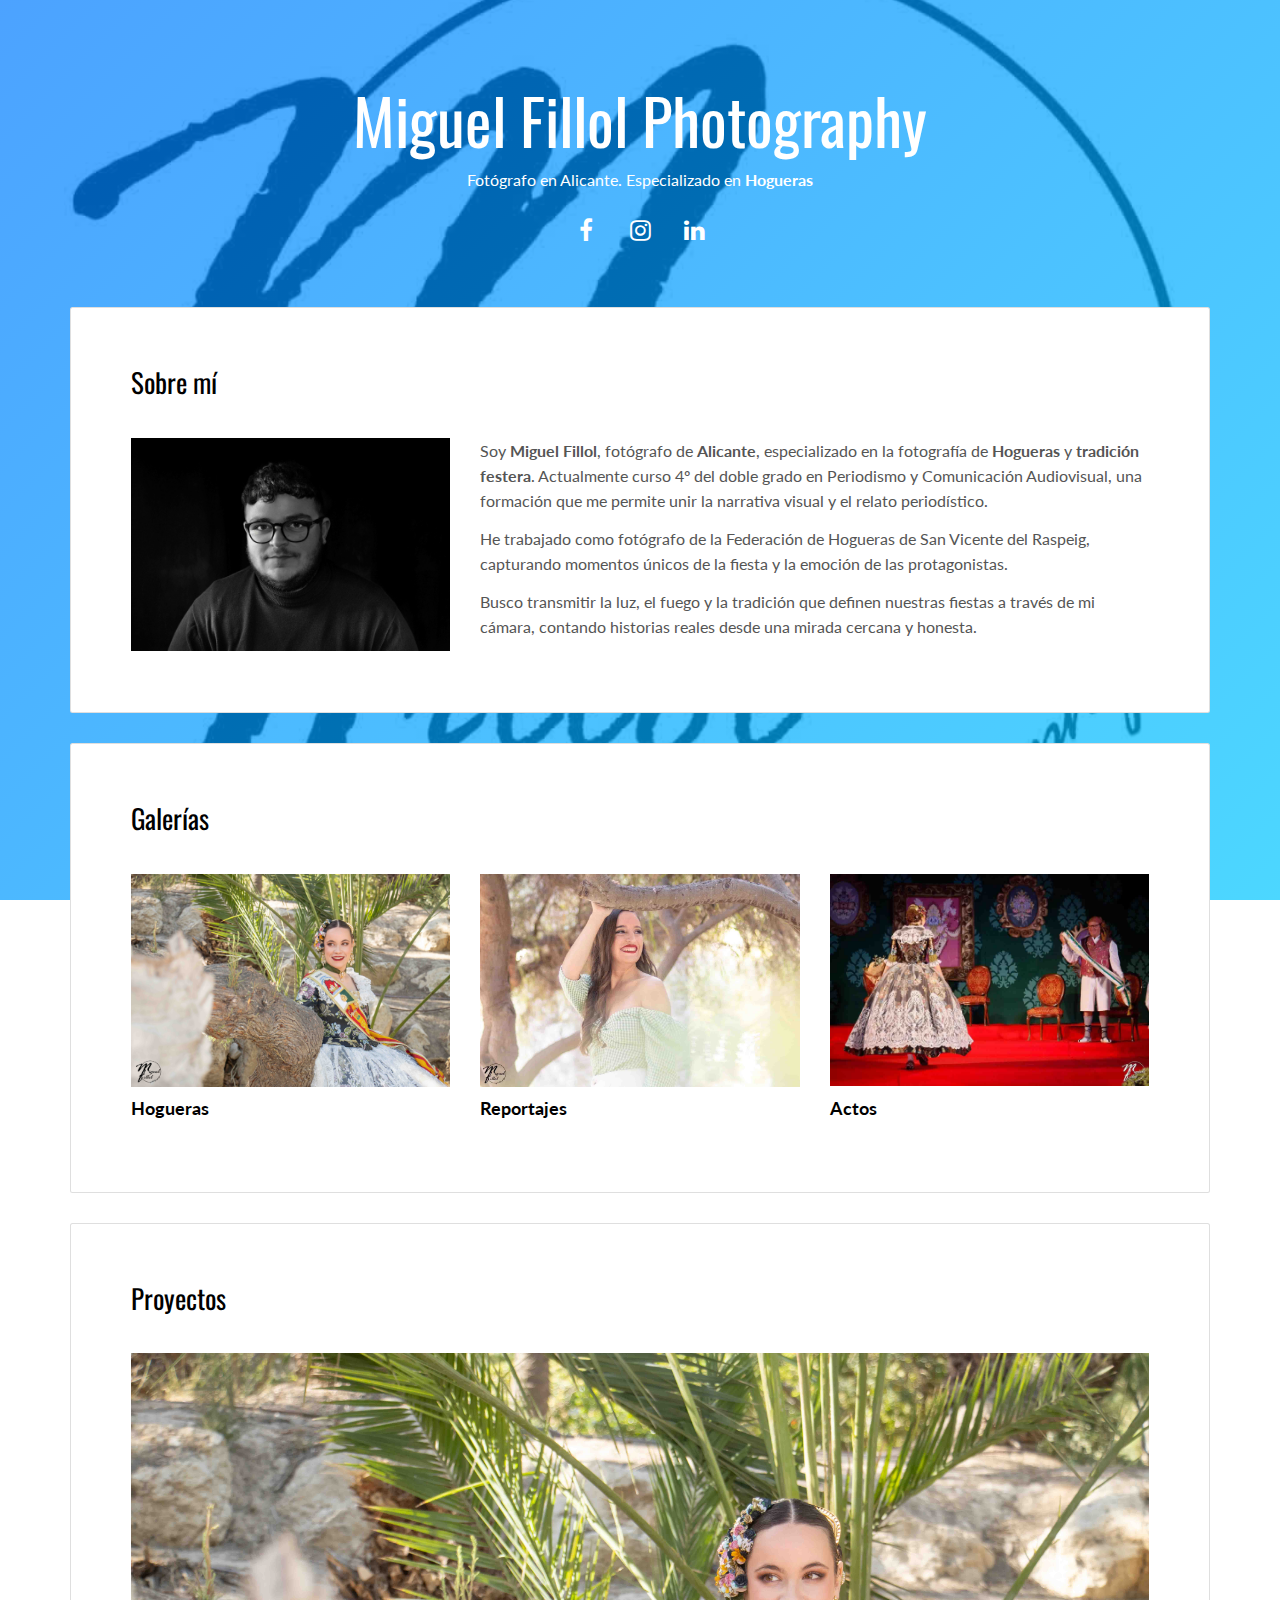
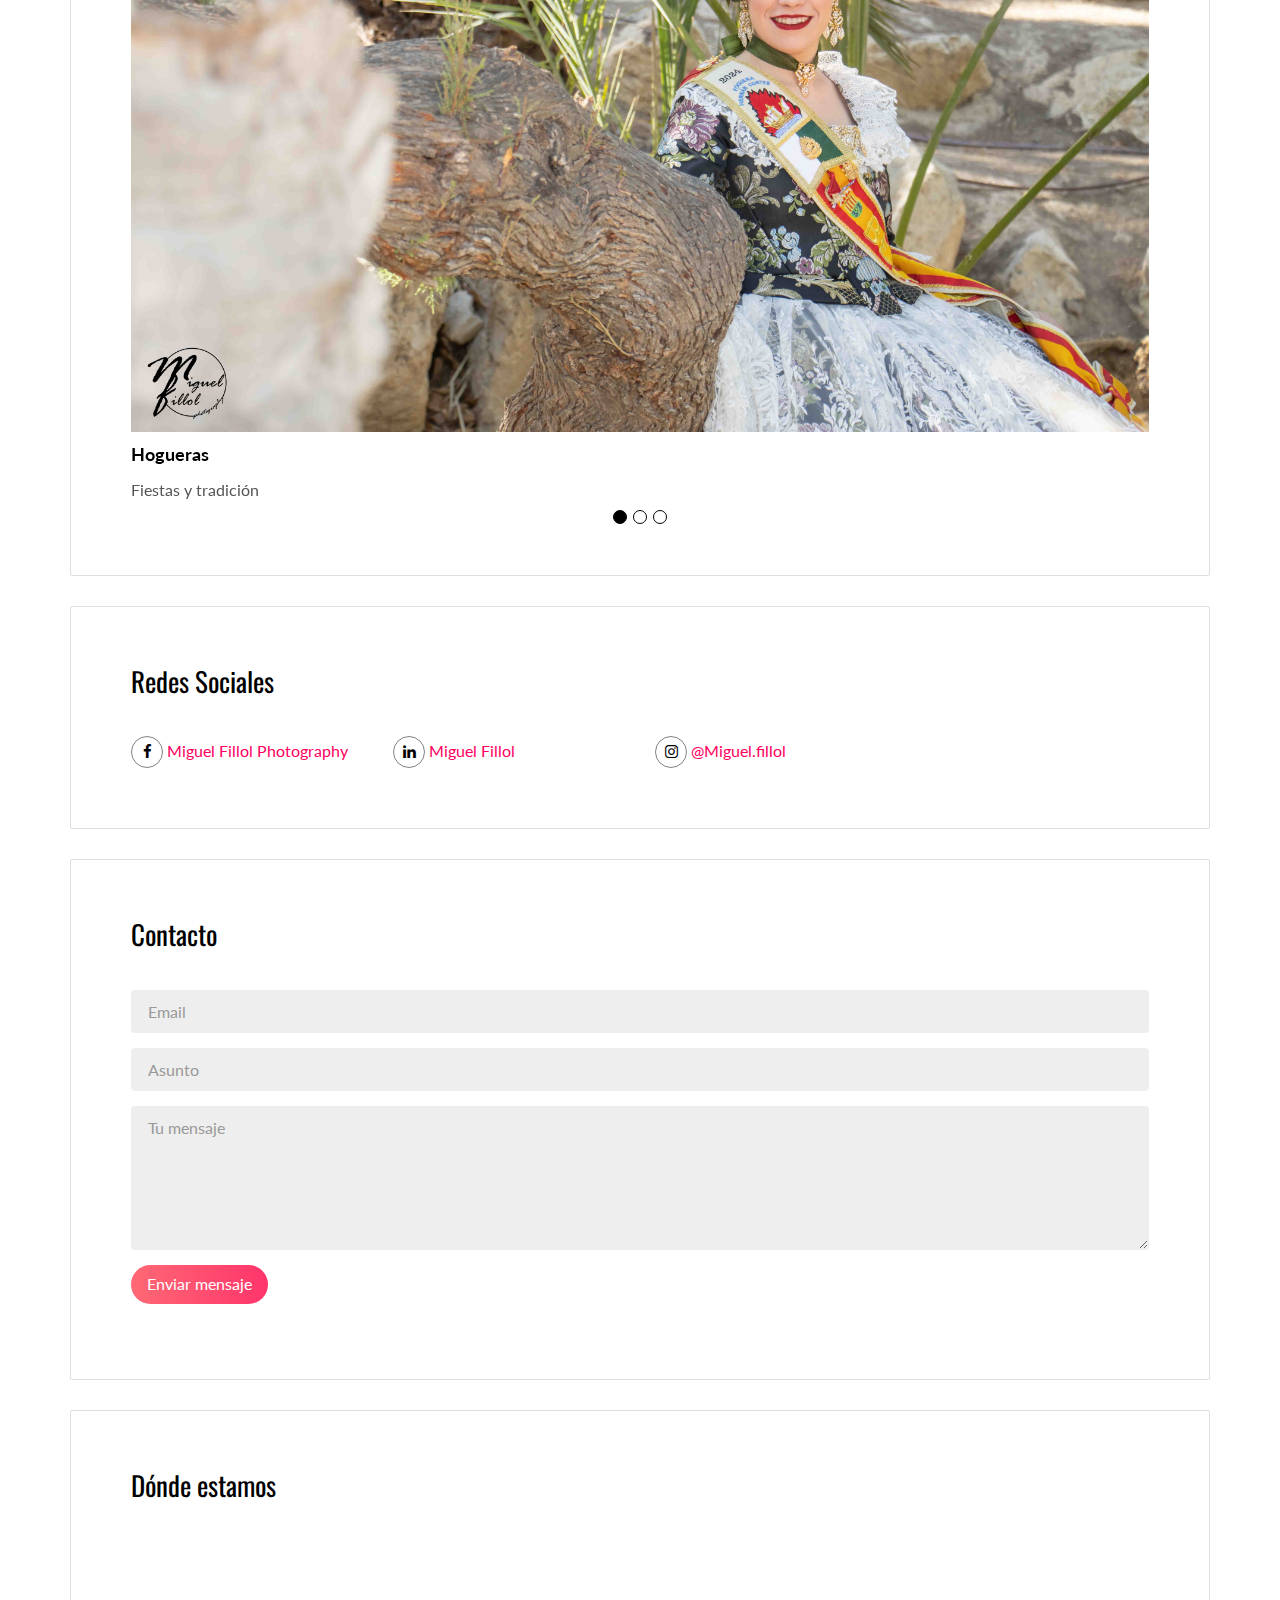
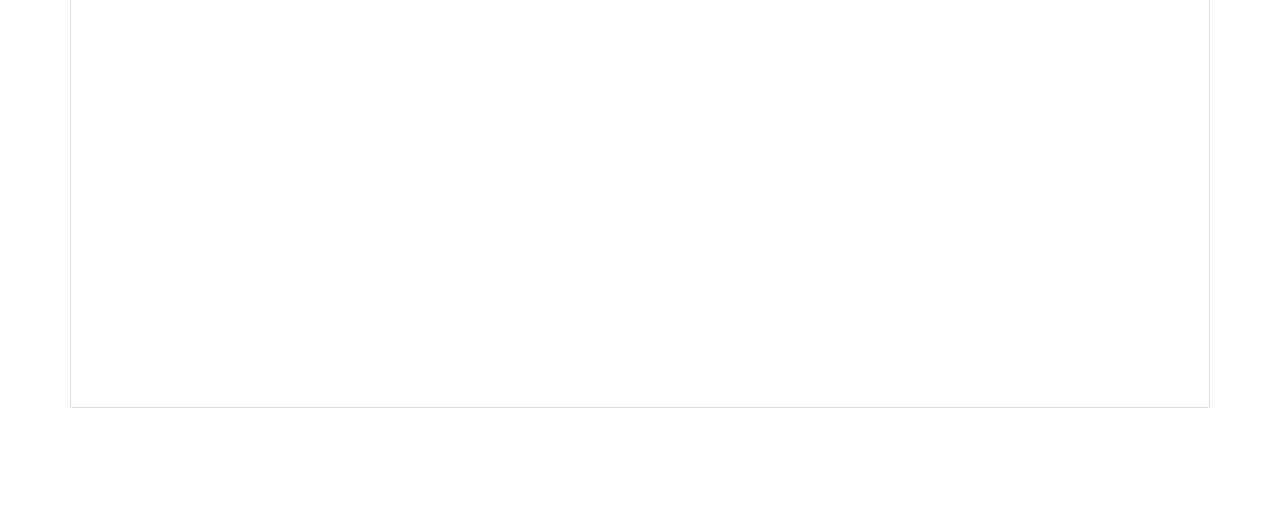
<file: index.html>
<!DOCTYPE html>
<html lang="es">

<head>
  <meta charset="UTF-8">
  <meta content="IE=edge" http-equiv="X-UA-Compatible">
  <meta content="width=device-width,initial-scale=1" name="viewport">
  
  <!-- SEO: Meta description -->
  <meta name="description" content="Miguel Fillol Photography: Fotógrafo en Alicante especializado en Hogueras, tradición festera y reportajes fotográficos. Descubre galerías y proyectos visuales únicos.">
  
  <meta name="google" content="notranslate">
  <meta content="Miguel Fillol Photography" name="author">
  <meta name="msapplication-tap-highlight" content="no">

  <!-- Favicon -->
  <link rel="apple-touch-icon" sizes="180x180" href="./assets/apple-icon-180x180.png">
  <link href="./assets/images/Logo.jpg" rel="icon" type="image/x-icon">

  <title>Miguel Fillol Photography</title>

  <link href="./main.d8e0d294.css" rel="stylesheet">

  <!-- Google Analytics -->
  <script async src="https://www.googletagmanager.com/gtag/js?id=G-VP4MGVJ46V"></script>
  <script>
    window.dataLayer = window.dataLayer || [];
    function gtag() { dataLayer.push(arguments); }
    gtag('js', new Date());
    gtag('config', 'G-VP4MGVJ46V');
  </script>
</head>

<body>

  <div class="background-color-layer" style="background-image: url('assets/images/img-01.jpg')"></div>

  <main class="content-wrapper">

    <!-- Header -->
    <header class="white-text-container section-container">
      <div class="text-center">
        <h1>Miguel Fillol Photography</h1>
        <p>Fotógrafo en Alicante. Especializado en <strong>Hogueras</strong> </p>

        <!-- Redes sociales -->
        <p>
          <a class="fa-icon fa-icon-2x" href="https://www.facebook.com/miguelfillolphotography/" target="_blank" title="Facebook" rel="noopener">
            <i class="fa fa-facebook"></i>
          </a>
          <a class="fa-icon fa-icon-2x" href="https://www.instagram.com/miguel.fillol/" target="_blank" title="Instagram" rel="noopener">
            <i class="fa fa-instagram"></i>
          </a>
          <a class="fa-icon fa-icon-2x" href="https://es.linkedin.com/in/miguel-fillol-893392323" target="_blank" title="LinkedIn" rel="noopener">
            <i class="fa fa-linkedin"></i>
          </a>
        </p>
      </div>

      <style>
        html,
        body {
          height: 100%;
          margin: 0;
          background: linear-gradient(135deg, rgba(0,123,255,0.7) 0%, rgba(0,198,255,0.7) 100%), url('./assets/images/Logo.jpg');
          background-size: cover;
          background-position: center;
          background-repeat: no-repeat;
          background-attachment: fixed;
        }

        .background-color-layer {
          background: linear-gradient(135deg, rgba(0,123,255,0.7) 0%, rgba(0,198,255,0.7) 100%), url('assets/images/Logo.jpg');
          background-size: cover;
          background-position: center;
          height: 400px;
        }
      </style>
    </header>

    <div class="container">

      <!-- Sobre mí -->
      <div class="card">
        <div class="card-block">
          <h2>Sobre mí</h2>
          <div class="row">
            <div class="col-md-4">
              <img src="./assets/images/img-01.jpg" class="img-responsive" alt="Miguel Fillol, fotógrafo en Alicante especializado en Hogueras y tradición festera">
            </div>
            <div class="col-md-8">
              <p>Soy <strong>Miguel Fillol</strong>, fotógrafo de <strong>Alicante</strong>, especializado en la fotografía de <strong>Hogueras</strong> y <strong>tradición festera</strong>. Actualmente curso 4º del doble grado en Periodismo y Comunicación Audiovisual, una formación que me permite unir la narrativa visual y el relato periodístico.</p>
              <p>He trabajado como fotógrafo de la Federación de Hogueras de San Vicente del Raspeig, capturando momentos únicos de la fiesta y la emoción de las protagonistas.</p>
              <p>Busco transmitir la luz, el fuego y la tradición que definen nuestras fiestas a través de mi cámara, contando historias reales desde una mirada cercana y honesta.</p>
            </div>
          </div>
        </div>
      </div>

      <!-- Galerías -->
      <div class="card">
        <div class="card-block">
          <h2>Galerías</h2>
          <div class="row">
            <div class="col-md-4">
              <a href="hogueras.html" target="_blank">
                <img src="./assets/images/2.jpg" class="img-responsive" alt="Galería de Hogueras en Alicante">
                <h3 class="h5">Hogueras</h3>
              </a>
            </div>
            <div class="col-md-4">
              <a href="Reportajes.html" target="_blank">
                <img src="./assets/images/Reportajes/14.jpg" class="img-responsive" alt="Reportajes fotográficos de Miguel Fillol">
                <h3 class="h5">Reportajes</h3>
              </a>
            </div>
            <div class="col-md-4">
              <a href="Actos.html" target="_blank">
                <img src="./assets/images/Actos/7.jpg" class="img-responsive" alt="Galería de actos y eventos">
                <h3 class="h5">Actos</h3>
              </a>
            </div>
          </div>
        </div>
      </div>

      <!-- Proyectos -->
      <div class="card">
        <div class="card-block">
          <h2>Proyectos</h2>
          <div id="carousel-example-generic" class="carousel slide" data-ride="carousel">

            <!-- Slides -->
            <div class="carousel-inner" role="listbox">
              <div class="item active">
                <a href="hogueras.html">
                  <img src="./assets/images/2.jpg" class="img-responsive" alt="Proyectos de Hogueras">
                  <div class="carousel-caption">
                    <h3 class="h5">Hogueras</h3>
                    <p>Fiestas y tradición</p>
                  </div>
                </a>
              </div>
              <div class="item">
                <a href="Reportajes.html">
                  <img src="./assets/images/Reportajes/14.jpg" class="img-responsive" alt="Proyectos de reportajes fotográficos">
                  <div class="carousel-caption">
                    <h3 class="h5">Reportajes</h3>
                    <p>Historias en imágenes</p>
                  </div>
                </a>
              </div>
              <div class="item">
                <a href="Actos.html">
                  <img src="./assets/images/Actos/7.jpg" class="img-responsive" alt="Proyectos de actos y eventos">
                  <div class="carousel-caption">
                    <h3 class="h5">Actos</h3>
                    <p>Eventos y momentos especiales</p>
                  </div>
                </a>
              </div>
            </div>

            <!-- Indicators -->
            <ol class="carousel-indicators">
              <li data-target="#carousel-example-generic" data-slide-to="0" class="active"></li>
              <li data-target="#carousel-example-generic" data-slide-to="1"></li>
              <li data-target="#carousel-example-generic" data-slide-to="2"></li>
            </ol>

          </div>
        </div>
      </div>

      <!-- Redes Sociales -->
      <div class="card">
        <div class="card-block">
          <h2>Redes Sociales</h2>
          <div class="row">
            <div class="col-md-3">
              <a href="https://www.facebook.com/miguelfillolphotography/" target="_blank" title="Facebook" rel="noopener">
                <span class="social-round-icon fa-icon"><i class="fa fa-facebook"></i></span>
                Miguel Fillol Photography
              </a>
            </div>
            <div class="col-md-3">
              <a href="https://es.linkedin.com/in/miguel-fillol-893392323" target="_blank" title="LinkedIn" rel="noopener">
                <span class="social-round-icon fa-icon"><i class="fa fa-linkedin"></i></span>
                Miguel Fillol
              </a>
            </div>
            <div class="col-md-3">
              <a href="https://www.instagram.com/miguel.fillol/" target="_blank" title="Instagram" rel="noopener">
                <span class="social-round-icon fa-icon"><i class="fa fa-instagram"></i></span>
                @Miguel.fillol
              </a>
            </div>
          </div>
        </div>
      </div>

      <!-- Contacto -->
      <div class="card">
        <div class="card-block">
          <h2>Contacto</h2>
          <form action="https://formsubmit.co/miguelfillol@gmail.com" method="POST">
            <input type="hidden" name="_captcha" value="false">
            <div class="form-group">
              <input type="email" class="form-control" name="email" placeholder="Email" required>
            </div>
            <div class="form-group">
              <input type="text" class="form-control" name="subject" placeholder="Asunto" required>
            </div>
            <div class="form-group">
              <textarea class="form-control" name="message" rows="5" placeholder="Tu mensaje" required></textarea>
            </div>
            <div class="form-group">
              <button type="submit" class="btn btn-primary">Enviar mensaje</button>
            </div>
          </form>
        </div>
      </div>

      <!-- Dónde estamos -->
      <div class="card">
        <div class="card-block">
          <h2>Dónde estamos</h2>
          <iframe src="https://www.google.com/maps/embed?pb=!1m14!1m8!1m3!1d3125.232630149932!2d-0.4253744!3d38.4360953!3m2!1i1024!2i768!4f13.1!3m3!1m2!1s0xd623b006d33d6df%3A0x3676b382c3128135!2sMiguel%20Fillol%20Photography!5e0!3m2!1ses!2ses!4v1765963194949!5m2!1ses!2ses" width="100%" height="400" style="border:0;" allowfullscreen="" loading="lazy" referrerpolicy="no-referrer-when-downgrade"></iframe>
        </div>
      </div>

    </div>
  </main>

  <!-- Footer -->
  <footer class="footer-container white-text-container text-center">
    <div class="container">
      <p>©Todos los derechos reservados. Miguel Fillol Photography</p>
    </div>
  </footer>

  <script type="text/javascript" src="./main.bc58148c.js"></script>
</body>

</html>
</file>
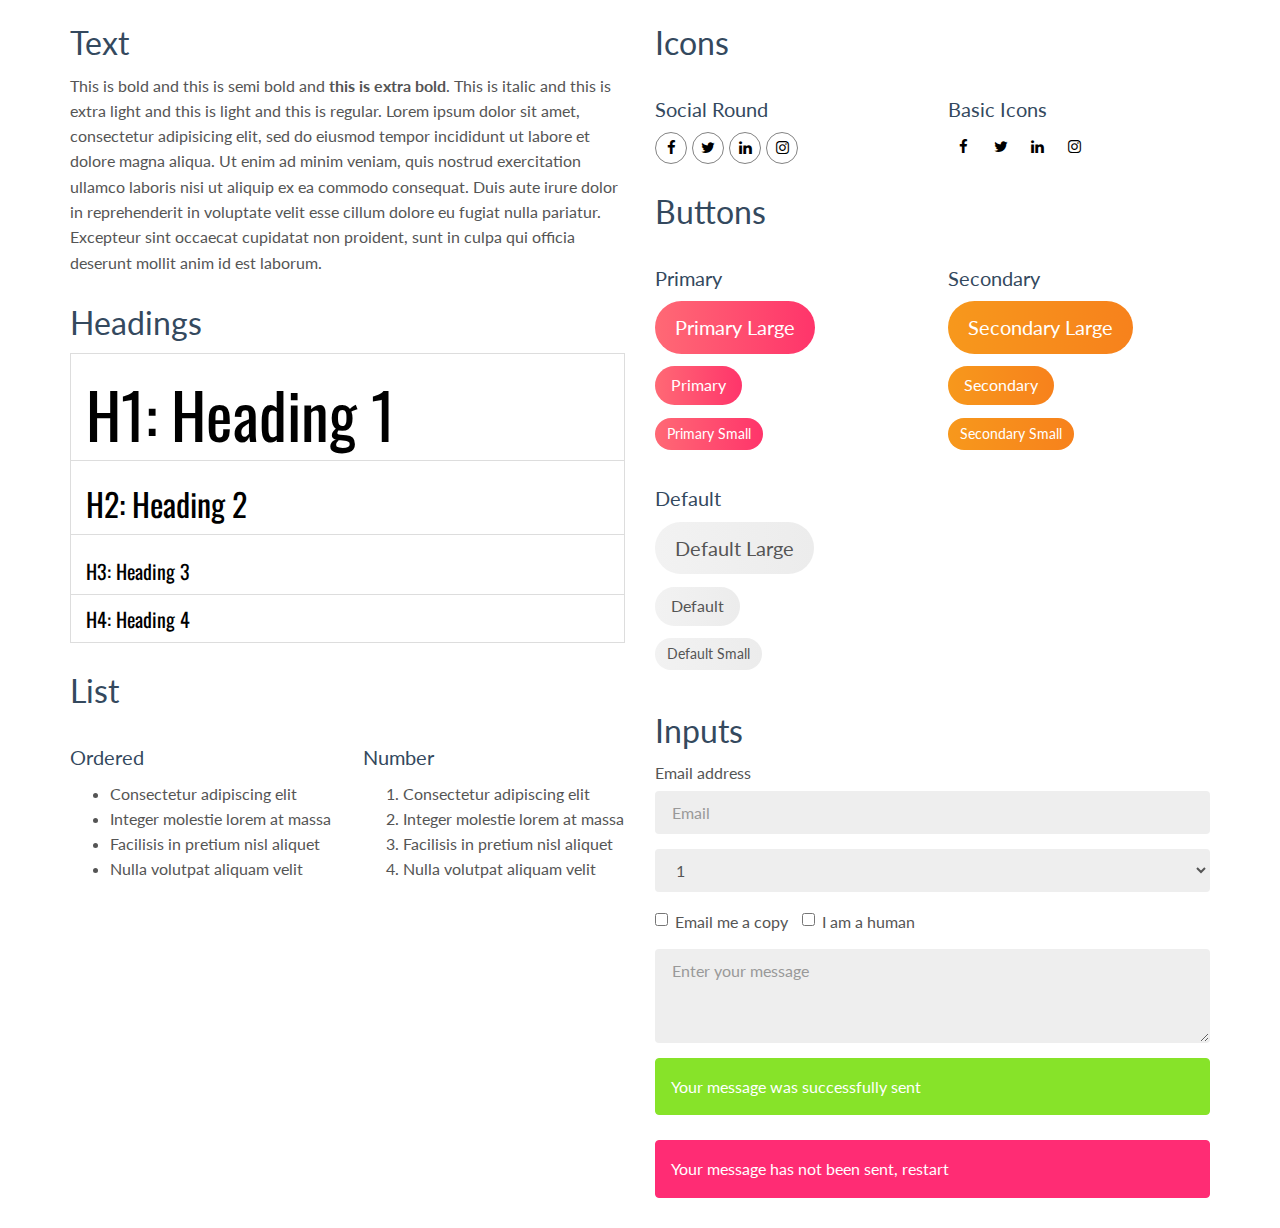
<file: components.html>
<!DOCTYPE html>
<html lang="en">

<head>
  <meta charset="UTF-8">
  <meta content="IE=edge" http-equiv="X-UA-Compatible">
  <meta content="width=device-width,initial-scale=1" name="viewport">
  <meta content="description" name="description">
  <meta name="google" content="notranslate" />
  <meta content="Mashup templates have been developped by Orson.io team" name="author">

  <!-- Disable tap highlight on IE -->
  <meta name="msapplication-tap-highlight" content="no">
  
  <link rel="apple-touch-icon" sizes="180x180" href="./assets/apple-icon-180x180.png">
  <link href="./assets/favicon.ico" rel="icon">

  <title>Title page</title>  

<link href="./main.d8e0d294.css" rel="stylesheet"></head>

<body class="white">


<!-- Add your site or app content here -->
  <div class="container">
    <div class="row">
      <div class="col-xs-12 col-md-6">

        <div class="template-example">
          <h2 class="template-title-example">Text</h2>
          <p>This is bold and this is semi bold and <b>this is extra bold</b>. This is italic and this is extra light and this is light
          and this is regular. Lorem ipsum dolor sit amet, consectetur adipisicing elit, sed do eiusmod
          tempor incididunt ut labore et dolore magna aliqua. Ut enim ad minim veniam,
          quis nostrud exercitation ullamco laboris nisi ut aliquip ex ea commodo
          consequat. Duis aute irure dolor in reprehenderit in voluptate velit esse
          cillum dolore eu fugiat nulla pariatur. Excepteur sint occaecat cupidatat non
          proident, sunt in culpa qui officia deserunt mollit anim id est laborum.
          </p>
        </div>

        <div class="template-example">
          <h2 class="template-title-example">Headings</h2>
          
          <table class="table table-bordered">
            <tr><td><h1>H1: Heading 1</h1></td></tr>
            <tr><td><h2>H2: Heading 2</h2></td></tr>
            <tr><td><h3>H3: Heading 3</h3></td></tr>
            <tr><td><h4>H4: Heading 4</h4></td></tr>
          </table>
          
        </div>

        
        <div class="template-example">
          <h2 class="template-title-example">List</h2>
          <div class="row">
            <div class="col-md-6">
              <h3 class="template-title-example">Ordered</h3>
              <ul>
                <li>Consectetur adipiscing elit</li>
                <li>Integer molestie lorem at massa</li>
                <li>Facilisis in pretium nisl aliquet</li>
                <li>Nulla volutpat aliquam velit</li>
              </ul>
            </div>
            <div class="col-md-6">
              <h3 class="template-title-example">Number</h3>
              <ol>
                <li>Consectetur adipiscing elit</li>
                <li>Integer molestie lorem at massa</li>
                <li>Facilisis in pretium nisl aliquet</li>
                <li>Nulla volutpat aliquam velit</li>
              </ol>
            </div>
          </div>
        </div>
        
      </div>

      <div class="col-xs-12 col-md-6">
        <div class="template-example">
          <h2 class="template-title-example">Icons</h2>
          
          <div class="row">
            <div class="col-md-6">
              <h3 class="template-title-example">Social Round</h2>
              <ul class="list-icons">
                <li>
                  <a href="" class="social-round-icon fa-icon">
                    <i class="fa fa-facebook"></i>
                  </a>
                </li>
                <li>
                  <a href="" class="social-round-icon fa-icon">
                    <i class="fa fa-twitter"></i>
                  </a>
                </li>
                <li>
                  <a href="" class="social-round-icon fa-icon">
                    <i class="fa fa-linkedin"></i>
                  </a>
                </li>
                <li>
                  <a href="" class="social-round-icon fa-icon">
                    <i class="fa fa-instagram"></i>
                  </a>
                </li>
              </ul>
            </div>
            <div class="col-md-6">
               <h3 class="template-title-example">Basic Icons</h2>
                <ul class="list-icons">
                  <li>
                    <span class="fa-icon">
                      <i class="fa fa-facebook"></i>
                    </span>
                  </li>
                  <li>
                    <span class="fa-icon">
                      <i class="fa fa-twitter"></i>
                    </span>
                  </li>
                  <li>
                    <span class="fa-icon">
                      <i class="fa fa-linkedin"></i>
                    </span>
                  </li>
                  <li>
                    <span class="fa-icon">
                      <i class="fa fa-instagram"></i>
                    </span>
                  </li>
                </ul>
            </div>

          </div>


          


        </div>

        <div class="template-example">
          <h2 class="template-title-example">Buttons</h2>
          <div class="row">
            <div class="col-md-6">
              <h3 class="template-title-example">Primary</h2>
              <div class="row">
                  <div class="col-md-6">
                  <p><a href="" class="btn btn-primary btn-lg">Primary Large</a></p>
                  <p><a href="" class="btn btn-primary">Primary </a></p>
                  <p><a href="" class="btn btn-primary btn-sm">Primary Small</a></p>
                </div>
              </div>

              <h3 class="template-title-example">Default</h2>
              <div class="row">
                  <div class="col-md-6">
                  <p><a href="" class="btn btn-default btn-lg">Default Large</a></p>
                  <p><a href="" class="btn btn-default">Default </a></p>
                  <p><a href="" class="btn btn-default btn-sm">Default Small</a></p>
                </div>
              </div>

            </div>

            <div class="col-md-6">
              <h3 class="template-title-example">Secondary</h2>
              <div class="row">
                  <div class="col-md-6">
                  <p><a href="" class="btn btn-info btn-lg">Secondary Large</a></p>
                  <p><a href="" class="btn btn-info">Secondary </a></p>
                  <p><a href="" class="btn btn-info btn-sm">Secondary Small</a></p>
                </div>
              </div>
            </div>
          </div>
        </div>
        
        <div class="template-example">
          <h2 class="template-title-example">Inputs</h2>

            <div class="form-group">
              <label for="exampleInputEmail1">Email address</label>
              <input type="email" class="form-control" id="exampleInputEmail1" placeholder="Email">
            </div>

            <div class="form-group">
              <select class="form-control">
                <option>1</option>
                <option>2</option>
                <option>3</option>
                <option>4</option>
                <option>5</option>
              </select>
            </div>

            <div class="form-group">
              <label class="checkbox-inline">
                <input 
                type="checkbox" id="inlineCheckbox1" value="option1"> Email me a copy
              </label>
              <label class="checkbox-inline">
                <input type="checkbox" id="inlineCheckbox2" value="option2"> I am a human
              </label>
            </div>

            <div class="form-group">
              <textarea class="form-control" rows="3" placeholder="Enter your message"></textarea>
            </div>
            
            <div class="alert alert-success" role="alert">Your message was successfully sent</div>
            <div class="alert alert-danger" role="alert">Your message has not been sent, restart</div>
        </div>




      </div>
    </div>
  </div>

<script type="text/javascript" src="./main.bc58148c.js"></script>
</file>
<file: main.d8e0d294.css>
@import url(https://fonts.googleapis.com/css?family=Lato:400,700|Oswald);@import url(https://maxcdn.bootstrapcdn.com/font-awesome/4.7.0/css/font-awesome.min.css);/*!
 * Bootstrap v3.3.7 (http://getbootstrap.com)
 * Copyright 2011-2016 Twitter, Inc.
 * Licensed under MIT (https://github.com/twbs/bootstrap/blob/master/LICENSE)
 */
/*! normalize.css v3.0.3 | MIT License | github.com/necolas/normalize.css */html{font-family:sans-serif;-ms-text-size-adjust:100%;-webkit-text-size-adjust:100%}body{margin:0}article,aside,details,figcaption,figure,footer,header,hgroup,main,menu,nav,section,summary{display:block}audio,canvas,progress,video{display:inline-block;vertical-align:baseline}audio:not([controls]){display:none;height:0}[hidden],template{display:none}a{background-color:transparent}a:active,a:hover{outline:0}abbr[title]{border-bottom:1px dotted}b,strong{font-weight:700}dfn{font-style:italic}h1{font-size:2em;margin:.67em 0}mark{background:#ff0;color:#000}small{font-size:80%}sub,sup{font-size:75%;line-height:0;position:relative;vertical-align:baseline}sup{top:-.5em}sub{bottom:-.25em}img{border:0}svg:not(:root){overflow:hidden}figure{margin:1em 40px}hr{box-sizing:content-box;height:0}pre{overflow:auto}code,kbd,pre,samp{font-family:monospace,monospace;font-size:1em}button,input,optgroup,select,textarea{color:inherit;font:inherit;margin:0}button{overflow:visible}button,select{text-transform:none}button,html input[type=button],input[type=reset],input[type=submit]{-webkit-appearance:button;cursor:pointer}button[disabled],html input[disabled]{cursor:default}button::-moz-focus-inner,input::-moz-focus-inner{border:0;padding:0}input{line-height:normal}input[type=checkbox],input[type=radio]{box-sizing:border-box;padding:0}input[type=number]::-webkit-inner-spin-button,input[type=number]::-webkit-outer-spin-button{height:auto}input[type=search]{-webkit-appearance:textfield;box-sizing:content-box}input[type=search]::-webkit-search-cancel-button,input[type=search]::-webkit-search-decoration{-webkit-appearance:none}fieldset{border:1px solid silver;margin:0 2px;padding:.35em .625em .75em}textarea{overflow:auto}optgroup{font-weight:700}table{border-collapse:collapse;border-spacing:0}td,th{padding:0}

/*! Source: https://github.com/h5bp/html5-boilerplate/blob/master/src/css/main.css */@media print{*,:after,:before{background:transparent!important;color:#000!important;box-shadow:none!important;text-shadow:none!important}a,a:visited{text-decoration:underline}a[href]:after{content:" (" attr(href) ")"}abbr[title]:after{content:" (" attr(title) ")"}a[href^="#"]:after,a[href^="javascript:"]:after{content:""}blockquote,pre{border:1px solid #999;page-break-inside:avoid}thead{display:table-header-group}img,tr{page-break-inside:avoid}img{max-width:100%!important}h2,h3,p{orphans:3;widows:3}h2,h3{page-break-after:avoid}.navbar{display:none}.btn>.caret,.dropup>.btn>.caret{border-top-color:#000!important}.label{border:1px solid #000}.table{border-collapse:collapse!important}.table td,.table th{background-color:#fff!important}.table-bordered td,.table-bordered th{border:1px solid #ddd!important}}*,:after,:before{-webkit-box-sizing:border-box;-moz-box-sizing:border-box;box-sizing:border-box}html{font-size:10px;-webkit-tap-highlight-color:transparent}body{font-family:Lato,Helvetica,Arial,sans-serif;font-size:16px;line-height:1.58;color:#555;background-color:#fff}button,input,select,textarea{font-family:inherit;font-size:inherit;line-height:inherit}a{color:#ff0060;text-decoration:none}a:focus,a:hover{color:#b30043;text-decoration:underline}a:focus{outline:5px auto -webkit-focus-ring-color;outline-offset:-2px}figure{margin:0}img{vertical-align:middle}.img-responsive{display:block;max-width:100%;height:auto}.img-rounded{border-radius:6px}.img-thumbnail{padding:4px;line-height:1.58;background-color:#fff;border:1px solid #ddd;border-radius:4px;-webkit-transition:all .2s ease-in-out;-o-transition:all .2s ease-in-out;transition:all .2s ease-in-out;display:inline-block;max-width:100%;height:auto}.img-circle{border-radius:50%}hr{margin-top:25px;margin-bottom:25px;border:0;border-top:1px solid #eee}.sr-only{position:absolute;width:1px;height:1px;margin:-1px;padding:0;overflow:hidden;clip:rect(0,0,0,0);border:0}.sr-only-focusable:active,.sr-only-focusable:focus{position:static;width:auto;height:auto;margin:0;overflow:visible;clip:auto}[role=button]{cursor:pointer}.h1,.h2,.h3,.h4,.h5,.h6,h1,h2,h3,h4,h5,h6{font-family:Oswald,Helvetica,Arial,sans-serif;font-weight:400;line-height:1.1;color:#000}.h1 .small,.h1 small,.h2 .small,.h2 small,.h3 .small,.h3 small,.h4 .small,.h4 small,.h5 .small,.h5 small,.h6 .small,.h6 small,h1 .small,h1 small,h2 .small,h2 small,h3 .small,h3 small,h4 .small,h4 small,h5 .small,h5 small,h6 .small,h6 small{font-weight:400;line-height:1;color:#777}.h1,.h2,.h3,h1,h2,h3{margin-top:25px;margin-bottom:12.5px}.h1 .small,.h1 small,.h2 .small,.h2 small,.h3 .small,.h3 small,h1 .small,h1 small,h2 .small,h2 small,h3 .small,h3 small{font-size:65%}.h4,.h5,.h6,h4,h5,h6{margin-top:12.5px;margin-bottom:12.5px}.h4 .small,.h4 small,.h5 .small,.h5 small,.h6 .small,.h6 small,h4 .small,h4 small,h5 .small,h5 small,h6 .small,h6 small{font-size:75%}.h1,h1{font-size:63px}.h2,h2{font-size:27px}.h3,.h4,h3,h4{font-size:20px}.h5,h5{font-size:18px}.h6,h6{font-size:14px}p{margin:0 0 12.5px}.lead{margin-bottom:25px;font-size:18px;font-weight:300;line-height:1.4}@media (min-width:768px){.lead{font-size:24px}}.small,small{font-size:87%}.mark,mark{background-color:#fcf8e3;padding:.2em}.text-left{text-align:left}.text-right{text-align:right}.text-center{text-align:center}.text-justify{text-align:justify}.text-nowrap{white-space:nowrap}.text-lowercase{text-transform:lowercase}.initialism,.text-uppercase{text-transform:uppercase}.text-capitalize{text-transform:capitalize}.text-muted{color:#777}.text-primary{color:#ff0060}a.text-primary:focus,a.text-primary:hover{color:#cc004d}.text-success{color:#fff}a.text-success:focus,a.text-success:hover{color:#e6e6e6}.text-info{color:#31708f}a.text-info:focus,a.text-info:hover{color:#245269}.text-warning{color:#8a6d3b}a.text-warning:focus,a.text-warning:hover{color:#66512c}.text-danger{color:#fff}a.text-danger:focus,a.text-danger:hover{color:#e6e6e6}.bg-primary{color:#fff;background-color:#ff0060}a.bg-primary:focus,a.bg-primary:hover{background-color:#cc004d}.bg-success{background-color:#87e329}a.bg-success:focus,a.bg-success:hover{background-color:#6dc019}.bg-info{background-color:#d9edf7}a.bg-info:focus,a.bg-info:hover{background-color:#afd9ee}.bg-warning{background-color:#fcf8e3}a.bg-warning:focus,a.bg-warning:hover{background-color:#f7ecb5}.bg-danger{background-color:#ff2c74}a.bg-danger:focus,a.bg-danger:hover{background-color:#f80055}.page-header{padding-bottom:11.5px;margin:50px 0 25px;border-bottom:1px solid #eee}ol,ul{margin-top:0;margin-bottom:12.5px}ol ol,ol ul,ul ol,ul ul{margin-bottom:0}.list-inline,.list-unstyled{padding-left:0;list-style:none}.list-inline{margin-left:-5px}.list-inline>li{display:inline-block;padding-left:5px;padding-right:5px}dl{margin-top:0;margin-bottom:25px}dd,dt{line-height:1.58}dt{font-weight:700}dd{margin-left:0}.dl-horizontal dd:after,.dl-horizontal dd:before{content:" ";display:table}.dl-horizontal dd:after{clear:both}@media (min-width:768px){.dl-horizontal dt{float:left;width:160px;clear:left;text-align:right;overflow:hidden;text-overflow:ellipsis;white-space:nowrap}.dl-horizontal dd{margin-left:180px}}abbr[data-original-title],abbr[title]{cursor:help;border-bottom:1px dotted #777}.initialism{font-size:90%}blockquote{padding:12.5px 25px;margin:0 0 25px;font-size:20px;border-left:5px solid #eee}blockquote ol:last-child,blockquote p:last-child,blockquote ul:last-child{margin-bottom:0}blockquote .small,blockquote footer,blockquote small{display:block;font-size:80%;line-height:1.58;color:#777}blockquote .small:before,blockquote footer:before,blockquote small:before{content:"\2014   \A0"}.blockquote-reverse,blockquote.pull-right{padding-right:15px;padding-left:0;border-right:5px solid #eee;border-left:0;text-align:right}.blockquote-reverse .small:before,.blockquote-reverse footer:before,.blockquote-reverse small:before,blockquote.pull-right .small:before,blockquote.pull-right footer:before,blockquote.pull-right small:before{content:""}.blockquote-reverse .small:after,.blockquote-reverse footer:after,.blockquote-reverse small:after,blockquote.pull-right .small:after,blockquote.pull-right footer:after,blockquote.pull-right small:after{content:"\A0   \2014"}address{margin-bottom:25px;font-style:normal;line-height:1.58}code,kbd,pre,samp{font-family:Menlo,Monaco,Consolas,Courier New,monospace}code{color:#c7254e;background-color:#f9f2f4;border-radius:4px}code,kbd{padding:2px 4px;font-size:90%}kbd{color:#fff;background-color:#333;border-radius:3px;box-shadow:inset 0 -1px 0 rgba(0,0,0,.25)}kbd kbd{padding:0;font-size:100%;font-weight:700;box-shadow:none}pre{display:block;padding:12px;margin:0 0 12.5px;font-size:15px;line-height:1.58;word-break:break-all;word-wrap:break-word;color:#333;background-color:#f5f5f5;border:1px solid #ccc;border-radius:4px}pre code{padding:0;font-size:inherit;color:inherit;white-space:pre-wrap;background-color:transparent;border-radius:0}.pre-scrollable{max-height:340px;overflow-y:scroll}.container{margin-right:auto;margin-left:auto;padding-left:15px;padding-right:15px}.container:after,.container:before{content:" ";display:table}.container:after{clear:both}@media (min-width:768px){.container{width:750px}}@media (min-width:992px){.container{width:970px}}@media (min-width:1200px){.container{width:1170px}}.container-fluid{margin-right:auto;margin-left:auto;padding-left:15px;padding-right:15px}.container-fluid:after,.container-fluid:before{content:" ";display:table}.container-fluid:after{clear:both}.row{margin-left:-15px;margin-right:-15px}.row:after,.row:before{content:" ";display:table}.row:after{clear:both}.col-lg-1,.col-lg-2,.col-lg-3,.col-lg-4,.col-lg-5,.col-lg-6,.col-lg-7,.col-lg-8,.col-lg-9,.col-lg-10,.col-lg-11,.col-lg-12,.col-md-1,.col-md-2,.col-md-3,.col-md-4,.col-md-5,.col-md-6,.col-md-7,.col-md-8,.col-md-9,.col-md-10,.col-md-11,.col-md-12,.col-sm-1,.col-sm-2,.col-sm-3,.col-sm-4,.col-sm-5,.col-sm-6,.col-sm-7,.col-sm-8,.col-sm-9,.col-sm-10,.col-sm-11,.col-sm-12,.col-xs-1,.col-xs-2,.col-xs-3,.col-xs-4,.col-xs-5,.col-xs-6,.col-xs-7,.col-xs-8,.col-xs-9,.col-xs-10,.col-xs-11,.col-xs-12{position:relative;min-height:1px;padding-left:15px;padding-right:15px}.col-xs-1,.col-xs-2,.col-xs-3,.col-xs-4,.col-xs-5,.col-xs-6,.col-xs-7,.col-xs-8,.col-xs-9,.col-xs-10,.col-xs-11,.col-xs-12{float:left}.col-xs-1{width:8.33333%}.col-xs-2{width:16.66667%}.col-xs-3{width:25%}.col-xs-4{width:33.33333%}.col-xs-5{width:41.66667%}.col-xs-6{width:50%}.col-xs-7{width:58.33333%}.col-xs-8{width:66.66667%}.col-xs-9{width:75%}.col-xs-10{width:83.33333%}.col-xs-11{width:91.66667%}.col-xs-12{width:100%}.col-xs-pull-0{right:auto}.col-xs-pull-1{right:8.33333%}.col-xs-pull-2{right:16.66667%}.col-xs-pull-3{right:25%}.col-xs-pull-4{right:33.33333%}.col-xs-pull-5{right:41.66667%}.col-xs-pull-6{right:50%}.col-xs-pull-7{right:58.33333%}.col-xs-pull-8{right:66.66667%}.col-xs-pull-9{right:75%}.col-xs-pull-10{right:83.33333%}.col-xs-pull-11{right:91.66667%}.col-xs-pull-12{right:100%}.col-xs-push-0{left:auto}.col-xs-push-1{left:8.33333%}.col-xs-push-2{left:16.66667%}.col-xs-push-3{left:25%}.col-xs-push-4{left:33.33333%}.col-xs-push-5{left:41.66667%}.col-xs-push-6{left:50%}.col-xs-push-7{left:58.33333%}.col-xs-push-8{left:66.66667%}.col-xs-push-9{left:75%}.col-xs-push-10{left:83.33333%}.col-xs-push-11{left:91.66667%}.col-xs-push-12{left:100%}.col-xs-offset-0{margin-left:0}.col-xs-offset-1{margin-left:8.33333%}.col-xs-offset-2{margin-left:16.66667%}.col-xs-offset-3{margin-left:25%}.col-xs-offset-4{margin-left:33.33333%}.col-xs-offset-5{margin-left:41.66667%}.col-xs-offset-6{margin-left:50%}.col-xs-offset-7{margin-left:58.33333%}.col-xs-offset-8{margin-left:66.66667%}.col-xs-offset-9{margin-left:75%}.col-xs-offset-10{margin-left:83.33333%}.col-xs-offset-11{margin-left:91.66667%}.col-xs-offset-12{margin-left:100%}@media (min-width:768px){.col-sm-1,.col-sm-2,.col-sm-3,.col-sm-4,.col-sm-5,.col-sm-6,.col-sm-7,.col-sm-8,.col-sm-9,.col-sm-10,.col-sm-11,.col-sm-12{float:left}.col-sm-1{width:8.33333%}.col-sm-2{width:16.66667%}.col-sm-3{width:25%}.col-sm-4{width:33.33333%}.col-sm-5{width:41.66667%}.col-sm-6{width:50%}.col-sm-7{width:58.33333%}.col-sm-8{width:66.66667%}.col-sm-9{width:75%}.col-sm-10{width:83.33333%}.col-sm-11{width:91.66667%}.col-sm-12{width:100%}.col-sm-pull-0{right:auto}.col-sm-pull-1{right:8.33333%}.col-sm-pull-2{right:16.66667%}.col-sm-pull-3{right:25%}.col-sm-pull-4{right:33.33333%}.col-sm-pull-5{right:41.66667%}.col-sm-pull-6{right:50%}.col-sm-pull-7{right:58.33333%}.col-sm-pull-8{right:66.66667%}.col-sm-pull-9{right:75%}.col-sm-pull-10{right:83.33333%}.col-sm-pull-11{right:91.66667%}.col-sm-pull-12{right:100%}.col-sm-push-0{left:auto}.col-sm-push-1{left:8.33333%}.col-sm-push-2{left:16.66667%}.col-sm-push-3{left:25%}.col-sm-push-4{left:33.33333%}.col-sm-push-5{left:41.66667%}.col-sm-push-6{left:50%}.col-sm-push-7{left:58.33333%}.col-sm-push-8{left:66.66667%}.col-sm-push-9{left:75%}.col-sm-push-10{left:83.33333%}.col-sm-push-11{left:91.66667%}.col-sm-push-12{left:100%}.col-sm-offset-0{margin-left:0}.col-sm-offset-1{margin-left:8.33333%}.col-sm-offset-2{margin-left:16.66667%}.col-sm-offset-3{margin-left:25%}.col-sm-offset-4{margin-left:33.33333%}.col-sm-offset-5{margin-left:41.66667%}.col-sm-offset-6{margin-left:50%}.col-sm-offset-7{margin-left:58.33333%}.col-sm-offset-8{margin-left:66.66667%}.col-sm-offset-9{margin-left:75%}.col-sm-offset-10{margin-left:83.33333%}.col-sm-offset-11{margin-left:91.66667%}.col-sm-offset-12{margin-left:100%}}@media (min-width:992px){.col-md-1,.col-md-2,.col-md-3,.col-md-4,.col-md-5,.col-md-6,.col-md-7,.col-md-8,.col-md-9,.col-md-10,.col-md-11,.col-md-12{float:left}.col-md-1{width:8.33333%}.col-md-2{width:16.66667%}.col-md-3{width:25%}.col-md-4{width:33.33333%}.col-md-5{width:41.66667%}.col-md-6{width:50%}.col-md-7{width:58.33333%}.col-md-8{width:66.66667%}.col-md-9{width:75%}.col-md-10{width:83.33333%}.col-md-11{width:91.66667%}.col-md-12{width:100%}.col-md-pull-0{right:auto}.col-md-pull-1{right:8.33333%}.col-md-pull-2{right:16.66667%}.col-md-pull-3{right:25%}.col-md-pull-4{right:33.33333%}.col-md-pull-5{right:41.66667%}.col-md-pull-6{right:50%}.col-md-pull-7{right:58.33333%}.col-md-pull-8{right:66.66667%}.col-md-pull-9{right:75%}.col-md-pull-10{right:83.33333%}.col-md-pull-11{right:91.66667%}.col-md-pull-12{right:100%}.col-md-push-0{left:auto}.col-md-push-1{left:8.33333%}.col-md-push-2{left:16.66667%}.col-md-push-3{left:25%}.col-md-push-4{left:33.33333%}.col-md-push-5{left:41.66667%}.col-md-push-6{left:50%}.col-md-push-7{left:58.33333%}.col-md-push-8{left:66.66667%}.col-md-push-9{left:75%}.col-md-push-10{left:83.33333%}.col-md-push-11{left:91.66667%}.col-md-push-12{left:100%}.col-md-offset-0{margin-left:0}.col-md-offset-1{margin-left:8.33333%}.col-md-offset-2{margin-left:16.66667%}.col-md-offset-3{margin-left:25%}.col-md-offset-4{margin-left:33.33333%}.col-md-offset-5{margin-left:41.66667%}.col-md-offset-6{margin-left:50%}.col-md-offset-7{margin-left:58.33333%}.col-md-offset-8{margin-left:66.66667%}.col-md-offset-9{margin-left:75%}.col-md-offset-10{margin-left:83.33333%}.col-md-offset-11{margin-left:91.66667%}.col-md-offset-12{margin-left:100%}}@media (min-width:1200px){.col-lg-1,.col-lg-2,.col-lg-3,.col-lg-4,.col-lg-5,.col-lg-6,.col-lg-7,.col-lg-8,.col-lg-9,.col-lg-10,.col-lg-11,.col-lg-12{float:left}.col-lg-1{width:8.33333%}.col-lg-2{width:16.66667%}.col-lg-3{width:25%}.col-lg-4{width:33.33333%}.col-lg-5{width:41.66667%}.col-lg-6{width:50%}.col-lg-7{width:58.33333%}.col-lg-8{width:66.66667%}.col-lg-9{width:75%}.col-lg-10{width:83.33333%}.col-lg-11{width:91.66667%}.col-lg-12{width:100%}.col-lg-pull-0{right:auto}.col-lg-pull-1{right:8.33333%}.col-lg-pull-2{right:16.66667%}.col-lg-pull-3{right:25%}.col-lg-pull-4{right:33.33333%}.col-lg-pull-5{right:41.66667%}.col-lg-pull-6{right:50%}.col-lg-pull-7{right:58.33333%}.col-lg-pull-8{right:66.66667%}.col-lg-pull-9{right:75%}.col-lg-pull-10{right:83.33333%}.col-lg-pull-11{right:91.66667%}.col-lg-pull-12{right:100%}.col-lg-push-0{left:auto}.col-lg-push-1{left:8.33333%}.col-lg-push-2{left:16.66667%}.col-lg-push-3{left:25%}.col-lg-push-4{left:33.33333%}.col-lg-push-5{left:41.66667%}.col-lg-push-6{left:50%}.col-lg-push-7{left:58.33333%}.col-lg-push-8{left:66.66667%}.col-lg-push-9{left:75%}.col-lg-push-10{left:83.33333%}.col-lg-push-11{left:91.66667%}.col-lg-push-12{left:100%}.col-lg-offset-0{margin-left:0}.col-lg-offset-1{margin-left:8.33333%}.col-lg-offset-2{margin-left:16.66667%}.col-lg-offset-3{margin-left:25%}.col-lg-offset-4{margin-left:33.33333%}.col-lg-offset-5{margin-left:41.66667%}.col-lg-offset-6{margin-left:50%}.col-lg-offset-7{margin-left:58.33333%}.col-lg-offset-8{margin-left:66.66667%}.col-lg-offset-9{margin-left:75%}.col-lg-offset-10{margin-left:83.33333%}.col-lg-offset-11{margin-left:91.66667%}.col-lg-offset-12{margin-left:100%}}table{background-color:transparent}caption{padding-top:8px;padding-bottom:8px;color:#777}caption,th{text-align:left}.table{width:100%;max-width:100%;margin-bottom:25px}.table>tbody>tr>td,.table>tbody>tr>th,.table>tfoot>tr>td,.table>tfoot>tr>th,.table>thead>tr>td,.table>thead>tr>th{padding:8px;line-height:1.58;vertical-align:top;border-top:1px solid #ddd}.table>thead>tr>th{vertical-align:bottom;border-bottom:2px solid #ddd}.table>caption+thead>tr:first-child>td,.table>caption+thead>tr:first-child>th,.table>colgroup+thead>tr:first-child>td,.table>colgroup+thead>tr:first-child>th,.table>thead:first-child>tr:first-child>td,.table>thead:first-child>tr:first-child>th{border-top:0}.table>tbody+tbody{border-top:2px solid #ddd}.table .table{background-color:#fff}.table-condensed>tbody>tr>td,.table-condensed>tbody>tr>th,.table-condensed>tfoot>tr>td,.table-condensed>tfoot>tr>th,.table-condensed>thead>tr>td,.table-condensed>thead>tr>th{padding:5px}.table-bordered,.table-bordered>tbody>tr>td,.table-bordered>tbody>tr>th,.table-bordered>tfoot>tr>td,.table-bordered>tfoot>tr>th,.table-bordered>thead>tr>td,.table-bordered>thead>tr>th{border:1px solid #ddd}.table-bordered>thead>tr>td,.table-bordered>thead>tr>th{border-bottom-width:2px}.table-striped>tbody>tr:nth-of-type(odd){background-color:#f9f9f9}.table-hover>tbody>tr:hover{background-color:#f5f5f5}table col[class*=col-]{position:static;float:none;display:table-column}table td[class*=col-],table th[class*=col-]{position:static;float:none;display:table-cell}.table>tbody>tr.active>td,.table>tbody>tr.active>th,.table>tbody>tr>td.active,.table>tbody>tr>th.active,.table>tfoot>tr.active>td,.table>tfoot>tr.active>th,.table>tfoot>tr>td.active,.table>tfoot>tr>th.active,.table>thead>tr.active>td,.table>thead>tr.active>th,.table>thead>tr>td.active,.table>thead>tr>th.active{background-color:#f5f5f5}.table-hover>tbody>tr.active:hover>td,.table-hover>tbody>tr.active:hover>th,.table-hover>tbody>tr:hover>.active,.table-hover>tbody>tr>td.active:hover,.table-hover>tbody>tr>th.active:hover{background-color:#e8e8e8}.table>tbody>tr.success>td,.table>tbody>tr.success>th,.table>tbody>tr>td.success,.table>tbody>tr>th.success,.table>tfoot>tr.success>td,.table>tfoot>tr.success>th,.table>tfoot>tr>td.success,.table>tfoot>tr>th.success,.table>thead>tr.success>td,.table>thead>tr.success>th,.table>thead>tr>td.success,.table>thead>tr>th.success{background-color:#87e329}.table-hover>tbody>tr.success:hover>td,.table-hover>tbody>tr.success:hover>th,.table-hover>tbody>tr:hover>.success,.table-hover>tbody>tr>td.success:hover,.table-hover>tbody>tr>th.success:hover{background-color:#7ad61c}.table>tbody>tr.info>td,.table>tbody>tr.info>th,.table>tbody>tr>td.info,.table>tbody>tr>th.info,.table>tfoot>tr.info>td,.table>tfoot>tr.info>th,.table>tfoot>tr>td.info,.table>tfoot>tr>th.info,.table>thead>tr.info>td,.table>thead>tr.info>th,.table>thead>tr>td.info,.table>thead>tr>th.info{background-color:#d9edf7}.table-hover>tbody>tr.info:hover>td,.table-hover>tbody>tr.info:hover>th,.table-hover>tbody>tr:hover>.info,.table-hover>tbody>tr>td.info:hover,.table-hover>tbody>tr>th.info:hover{background-color:#c4e3f3}.table>tbody>tr.warning>td,.table>tbody>tr.warning>th,.table>tbody>tr>td.warning,.table>tbody>tr>th.warning,.table>tfoot>tr.warning>td,.table>tfoot>tr.warning>th,.table>tfoot>tr>td.warning,.table>tfoot>tr>th.warning,.table>thead>tr.warning>td,.table>thead>tr.warning>th,.table>thead>tr>td.warning,.table>thead>tr>th.warning{background-color:#fcf8e3}.table-hover>tbody>tr.warning:hover>td,.table-hover>tbody>tr.warning:hover>th,.table-hover>tbody>tr:hover>.warning,.table-hover>tbody>tr>td.warning:hover,.table-hover>tbody>tr>th.warning:hover{background-color:#faf2cc}.table>tbody>tr.danger>td,.table>tbody>tr.danger>th,.table>tbody>tr>td.danger,.table>tbody>tr>th.danger,.table>tfoot>tr.danger>td,.table>tfoot>tr.danger>th,.table>tfoot>tr>td.danger,.table>tfoot>tr>th.danger,.table>thead>tr.danger>td,.table>thead>tr.danger>th,.table>thead>tr>td.danger,.table>thead>tr>th.danger{background-color:#ff2c74}.table-hover>tbody>tr.danger:hover>td,.table-hover>tbody>tr.danger:hover>th,.table-hover>tbody>tr:hover>.danger,.table-hover>tbody>tr>td.danger:hover,.table-hover>tbody>tr>th.danger:hover{background-color:#ff1363}.table-responsive{overflow-x:auto;min-height:.01%}@media screen and (max-width:767px){.table-responsive{width:100%;margin-bottom:18.75px;overflow-y:hidden;-ms-overflow-style:-ms-autohiding-scrollbar;border:1px solid #ddd}.table-responsive>.table{margin-bottom:0}.table-responsive>.table>tbody>tr>td,.table-responsive>.table>tbody>tr>th,.table-responsive>.table>tfoot>tr>td,.table-responsive>.table>tfoot>tr>th,.table-responsive>.table>thead>tr>td,.table-responsive>.table>thead>tr>th{white-space:nowrap}.table-responsive>.table-bordered{border:0}.table-responsive>.table-bordered>tbody>tr>td:first-child,.table-responsive>.table-bordered>tbody>tr>th:first-child,.table-responsive>.table-bordered>tfoot>tr>td:first-child,.table-responsive>.table-bordered>tfoot>tr>th:first-child,.table-responsive>.table-bordered>thead>tr>td:first-child,.table-responsive>.table-bordered>thead>tr>th:first-child{border-left:0}.table-responsive>.table-bordered>tbody>tr>td:last-child,.table-responsive>.table-bordered>tbody>tr>th:last-child,.table-responsive>.table-bordered>tfoot>tr>td:last-child,.table-responsive>.table-bordered>tfoot>tr>th:last-child,.table-responsive>.table-bordered>thead>tr>td:last-child,.table-responsive>.table-bordered>thead>tr>th:last-child{border-right:0}.table-responsive>.table-bordered>tbody>tr:last-child>td,.table-responsive>.table-bordered>tbody>tr:last-child>th,.table-responsive>.table-bordered>tfoot>tr:last-child>td,.table-responsive>.table-bordered>tfoot>tr:last-child>th{border-bottom:0}}fieldset{margin:0;min-width:0}fieldset,legend{padding:0;border:0}legend{display:block;width:100%;margin-bottom:25px;font-size:24px;line-height:inherit;color:#333;border-bottom:1px solid #e5e5e5}label{display:inline-block;max-width:100%;margin-bottom:5px;font-weight:700}input[type=search]{-webkit-box-sizing:border-box;-moz-box-sizing:border-box;box-sizing:border-box}input[type=checkbox],input[type=radio]{margin:4px 0 0;margin-top:1px\9;line-height:normal}input[type=file]{display:block}input[type=range]{display:block;width:100%}select[multiple],select[size]{height:auto}input[type=checkbox]:focus,input[type=file]:focus,input[type=radio]:focus{outline:5px auto -webkit-focus-ring-color;outline-offset:-2px}output{padding-top:9px}.form-control,output{display:block;font-size:16px;line-height:1.58;color:#555}.form-control{width:100%;height:43px;padding:8px 16px;background-color:#eee;background-image:none;border:1px solid transparent;border-radius:4px;-webkit-box-shadow:inset 0 1px 1px rgba(0,0,0,.075);box-shadow:inset 0 1px 1px rgba(0,0,0,.075);-webkit-transition:border-color .15s ease-in-out,box-shadow .15s ease-in-out;-o-transition:border-color ease-in-out .15s,box-shadow ease-in-out .15s;transition:border-color .15s ease-in-out,box-shadow .15s ease-in-out}.form-control:focus{border-color:#66afe9;-webkit-box-shadow:inset 0 1px 1px rgba(0,0,0,.075),0 0 8px rgba(102,175,233,.6);box-shadow:inset 0 1px 1px rgba(0,0,0,.075),0 0 8px rgba(102,175,233,.6)}.form-control::-moz-placeholder{color:#999;opacity:1}.form-control:-ms-input-placeholder{color:#999}.form-control::-webkit-input-placeholder{color:#999}.form-control::-ms-expand{border:0;background-color:transparent}.form-control[disabled],.form-control[readonly],fieldset[disabled] .form-control{background-color:#eee;opacity:1}.form-control[disabled],fieldset[disabled] .form-control{cursor:not-allowed}textarea.form-control{height:auto}input[type=search]{-webkit-appearance:none}@media screen and (-webkit-min-device-pixel-ratio:0){input[type=date].form-control,input[type=datetime-local].form-control,input[type=month].form-control,input[type=time].form-control{line-height:43px}.input-group-sm>.input-group-btn>input[type=date].btn,.input-group-sm>.input-group-btn>input[type=datetime-local].btn,.input-group-sm>.input-group-btn>input[type=month].btn,.input-group-sm>.input-group-btn>input[type=time].btn,.input-group-sm>input[type=date].form-control,.input-group-sm>input[type=date].input-group-addon,.input-group-sm>input[type=datetime-local].form-control,.input-group-sm>input[type=datetime-local].input-group-addon,.input-group-sm>input[type=month].form-control,.input-group-sm>input[type=month].input-group-addon,.input-group-sm>input[type=time].form-control,.input-group-sm>input[type=time].input-group-addon,.input-group-sm input[type=date],.input-group-sm input[type=datetime-local],.input-group-sm input[type=month],.input-group-sm input[type=time],input[type=date].input-sm,input[type=datetime-local].input-sm,input[type=month].input-sm,input[type=time].input-sm{line-height:35px}.input-group-lg>.input-group-btn>input[type=date].btn,.input-group-lg>.input-group-btn>input[type=datetime-local].btn,.input-group-lg>.input-group-btn>input[type=month].btn,.input-group-lg>.input-group-btn>input[type=time].btn,.input-group-lg>input[type=date].form-control,.input-group-lg>input[type=date].input-group-addon,.input-group-lg>input[type=datetime-local].form-control,.input-group-lg>input[type=datetime-local].input-group-addon,.input-group-lg>input[type=month].form-control,.input-group-lg>input[type=month].input-group-addon,.input-group-lg>input[type=time].form-control,.input-group-lg>input[type=time].input-group-addon,.input-group-lg input[type=date],.input-group-lg input[type=datetime-local],.input-group-lg input[type=month],.input-group-lg input[type=time],input[type=date].input-lg,input[type=datetime-local].input-lg,input[type=month].input-lg,input[type=time].input-lg{line-height:53px}}.form-group{margin-bottom:15px}.checkbox,.radio{position:relative;display:block;margin-top:10px;margin-bottom:10px}.checkbox label,.radio label{min-height:25px;padding-left:20px;margin-bottom:0;font-weight:400;cursor:pointer}.checkbox-inline input[type=checkbox],.checkbox input[type=checkbox],.radio-inline input[type=radio],.radio input[type=radio]{position:absolute;margin-left:-20px;margin-top:4px\9}.checkbox+.checkbox,.radio+.radio{margin-top:-5px}.checkbox-inline,.radio-inline{position:relative;display:inline-block;padding-left:20px;margin-bottom:0;vertical-align:middle;font-weight:400;cursor:pointer}.checkbox-inline+.checkbox-inline,.radio-inline+.radio-inline{margin-top:0;margin-left:10px}.checkbox-inline.disabled,.checkbox.disabled label,.radio-inline.disabled,.radio.disabled label,fieldset[disabled] .checkbox-inline,fieldset[disabled] .checkbox label,fieldset[disabled] .radio-inline,fieldset[disabled] .radio label,fieldset[disabled] input[type=checkbox],fieldset[disabled] input[type=radio],input[type=checkbox].disabled,input[type=checkbox][disabled],input[type=radio].disabled,input[type=radio][disabled]{cursor:not-allowed}.form-control-static{padding-top:9px;padding-bottom:9px;margin-bottom:0;min-height:41px}.form-control-static.input-lg,.form-control-static.input-sm,.input-group-lg>.form-control-static.form-control,.input-group-lg>.form-control-static.input-group-addon,.input-group-lg>.input-group-btn>.form-control-static.btn,.input-group-sm>.form-control-static.form-control,.input-group-sm>.form-control-static.input-group-addon,.input-group-sm>.input-group-btn>.form-control-static.btn{padding-left:0;padding-right:0}.input-group-sm>.form-control,.input-group-sm>.input-group-addon,.input-group-sm>.input-group-btn>.btn,.input-sm{height:35px;padding:6px 12px;font-size:14px;line-height:1.5;border-radius:3px}.input-group-sm>.input-group-btn>select.btn,.input-group-sm>select.form-control,.input-group-sm>select.input-group-addon,select.input-sm{height:35px;line-height:35px}.input-group-sm>.input-group-btn>select[multiple].btn,.input-group-sm>.input-group-btn>textarea.btn,.input-group-sm>select[multiple].form-control,.input-group-sm>select[multiple].input-group-addon,.input-group-sm>textarea.form-control,.input-group-sm>textarea.input-group-addon,select[multiple].input-sm,textarea.input-sm{height:auto}.form-group-sm .form-control{height:35px;padding:6px 12px;font-size:14px;line-height:1.5;border-radius:3px}.form-group-sm select.form-control{height:35px;line-height:35px}.form-group-sm select[multiple].form-control,.form-group-sm textarea.form-control{height:auto}.form-group-sm .form-control-static{height:35px;min-height:39px;padding:7px 12px;font-size:14px;line-height:1.5}.input-group-lg>.form-control,.input-group-lg>.input-group-addon,.input-group-lg>.input-group-btn>.btn,.input-lg{height:53px;padding:12px 20px;font-size:20px;line-height:1.33333;border-radius:6px}.input-group-lg>.input-group-btn>select.btn,.input-group-lg>select.form-control,.input-group-lg>select.input-group-addon,select.input-lg{height:53px;line-height:53px}.input-group-lg>.input-group-btn>select[multiple].btn,.input-group-lg>.input-group-btn>textarea.btn,.input-group-lg>select[multiple].form-control,.input-group-lg>select[multiple].input-group-addon,.input-group-lg>textarea.form-control,.input-group-lg>textarea.input-group-addon,select[multiple].input-lg,textarea.input-lg{height:auto}.form-group-lg .form-control{height:53px;padding:12px 20px;font-size:20px;line-height:1.33333;border-radius:6px}.form-group-lg select.form-control{height:53px;line-height:53px}.form-group-lg select[multiple].form-control,.form-group-lg textarea.form-control{height:auto}.form-group-lg .form-control-static{height:53px;min-height:45px;padding:13px 20px;font-size:20px;line-height:1.33333}.has-feedback{position:relative}.has-feedback .form-control{padding-right:53.75px}.form-control-feedback{position:absolute;top:0;right:0;z-index:2;display:block;width:43px;height:43px;line-height:43px;text-align:center;pointer-events:none}.form-group-lg .form-control+.form-control-feedback,.input-group-lg+.form-control-feedback,.input-group-lg>.form-control+.form-control-feedback,.input-group-lg>.input-group-addon+.form-control-feedback,.input-group-lg>.input-group-btn>.btn+.form-control-feedback,.input-lg+.form-control-feedback{width:53px;height:53px;line-height:53px}.form-group-sm .form-control+.form-control-feedback,.input-group-sm+.form-control-feedback,.input-group-sm>.form-control+.form-control-feedback,.input-group-sm>.input-group-addon+.form-control-feedback,.input-group-sm>.input-group-btn>.btn+.form-control-feedback,.input-sm+.form-control-feedback{width:35px;height:35px;line-height:35px}.has-success .checkbox,.has-success .checkbox-inline,.has-success.checkbox-inline label,.has-success.checkbox label,.has-success .control-label,.has-success .help-block,.has-success .radio,.has-success .radio-inline,.has-success.radio-inline label,.has-success.radio label{color:#fff}.has-success .form-control{border-color:#fff;-webkit-box-shadow:inset 0 1px 1px rgba(0,0,0,.075);box-shadow:inset 0 1px 1px rgba(0,0,0,.075)}.has-success .form-control:focus{border-color:#e6e6e6;-webkit-box-shadow:inset 0 1px 1px rgba(0,0,0,.075),0 0 6px #fff;box-shadow:inset 0 1px 1px rgba(0,0,0,.075),0 0 6px #fff}.has-success .input-group-addon{color:#fff;border-color:#fff;background-color:#87e329}.has-success .form-control-feedback{color:#fff}.has-warning .checkbox,.has-warning .checkbox-inline,.has-warning.checkbox-inline label,.has-warning.checkbox label,.has-warning .control-label,.has-warning .help-block,.has-warning .radio,.has-warning .radio-inline,.has-warning.radio-inline label,.has-warning.radio label{color:#8a6d3b}.has-warning .form-control{border-color:#8a6d3b;-webkit-box-shadow:inset 0 1px 1px rgba(0,0,0,.075);box-shadow:inset 0 1px 1px rgba(0,0,0,.075)}.has-warning .form-control:focus{border-color:#66512c;-webkit-box-shadow:inset 0 1px 1px rgba(0,0,0,.075),0 0 6px #c0a16b;box-shadow:inset 0 1px 1px rgba(0,0,0,.075),0 0 6px #c0a16b}.has-warning .input-group-addon{color:#8a6d3b;border-color:#8a6d3b;background-color:#fcf8e3}.has-warning .form-control-feedback{color:#8a6d3b}.has-error .checkbox,.has-error .checkbox-inline,.has-error.checkbox-inline label,.has-error.checkbox label,.has-error .control-label,.has-error .help-block,.has-error .radio,.has-error .radio-inline,.has-error.radio-inline label,.has-error.radio label{color:#fff}.has-error .form-control{border-color:#fff;-webkit-box-shadow:inset 0 1px 1px rgba(0,0,0,.075);box-shadow:inset 0 1px 1px rgba(0,0,0,.075)}.has-error .form-control:focus{border-color:#e6e6e6;-webkit-box-shadow:inset 0 1px 1px rgba(0,0,0,.075),0 0 6px #fff;box-shadow:inset 0 1px 1px rgba(0,0,0,.075),0 0 6px #fff}.has-error .input-group-addon{color:#fff;border-color:#fff;background-color:#ff2c74}.has-error .form-control-feedback{color:#fff}.has-feedback label~.form-control-feedback{top:30px}.has-feedback label.sr-only~.form-control-feedback{top:0}.help-block{display:block;margin-top:5px;margin-bottom:10px;color:#959595}@media (min-width:768px){.form-inline .form-group{display:inline-block;margin-bottom:0;vertical-align:middle}.form-inline .form-control{display:inline-block;width:auto;vertical-align:middle}.form-inline .form-control-static{display:inline-block}.form-inline .input-group{display:inline-table;vertical-align:middle}.form-inline .input-group .form-control,.form-inline .input-group .input-group-addon,.form-inline .input-group .input-group-btn{width:auto}.form-inline .input-group>.form-control{width:100%}.form-inline .control-label{margin-bottom:0;vertical-align:middle}.form-inline .checkbox,.form-inline .radio{display:inline-block;margin-top:0;margin-bottom:0;vertical-align:middle}.form-inline .checkbox label,.form-inline .radio label{padding-left:0}.form-inline .checkbox input[type=checkbox],.form-inline .radio input[type=radio]{position:relative;margin-left:0}.form-inline .has-feedback .form-control-feedback{top:0}}.form-horizontal .checkbox,.form-horizontal .checkbox-inline,.form-horizontal .radio,.form-horizontal .radio-inline{margin-top:0;margin-bottom:0;padding-top:9px}.form-horizontal .checkbox,.form-horizontal .radio{min-height:34px}.form-horizontal .form-group{margin-left:-15px;margin-right:-15px}.form-horizontal .form-group:after,.form-horizontal .form-group:before{content:" ";display:table}.form-horizontal .form-group:after{clear:both}@media (min-width:768px){.form-horizontal .control-label{text-align:right;margin-bottom:0;padding-top:9px}}.form-horizontal .has-feedback .form-control-feedback{right:15px}@media (min-width:768px){.form-horizontal .form-group-lg .control-label{padding-top:13px;font-size:20px}}@media (min-width:768px){.form-horizontal .form-group-sm .control-label{padding-top:7px;font-size:14px}}.btn{display:inline-block;margin-bottom:0;font-weight:400;text-align:center;vertical-align:middle;touch-action:manipulation;cursor:pointer;background-image:none;border:1px solid transparent;white-space:nowrap;padding:8px 16px;font-size:16px;line-height:1.58;border-radius:50px;-webkit-user-select:none;-moz-user-select:none;-ms-user-select:none;user-select:none}.btn.active.focus,.btn.active:focus,.btn.focus,.btn:active.focus,.btn:active:focus,.btn:focus{outline:5px auto -webkit-focus-ring-color;outline-offset:-2px}.btn.focus,.btn:focus,.btn:hover{color:#555;text-decoration:none}.btn.active,.btn:active{outline:0;background-image:none;-webkit-box-shadow:inset 0 3px 5px rgba(0,0,0,.125);box-shadow:inset 0 3px 5px rgba(0,0,0,.125)}.btn.disabled,.btn[disabled],fieldset[disabled] .btn{cursor:not-allowed;opacity:.65;filter:alpha(opacity=65);-webkit-box-shadow:none;box-shadow:none}a.btn.disabled,fieldset[disabled] a.btn{pointer-events:none}.btn-default{color:#555;background-color:#fff;border-color:#ccc}.btn-default.focus,.btn-default:focus{color:#555;background-color:#e6e6e6;border-color:#8c8c8c}.btn-default.active,.btn-default:active,.btn-default:hover,.open>.btn-default.dropdown-toggle{color:#555;background-color:#e6e6e6;border-color:#adadad}.btn-default.active.focus,.btn-default.active:focus,.btn-default.active:hover,.btn-default:active.focus,.btn-default:active:focus,.btn-default:active:hover,.open>.btn-default.dropdown-toggle.focus,.open>.btn-default.dropdown-toggle:focus,.open>.btn-default.dropdown-toggle:hover{color:#555;background-color:#d4d4d4;border-color:#8c8c8c}.btn-default.active,.btn-default:active,.open>.btn-default.dropdown-toggle{background-image:none}.btn-default.disabled.focus,.btn-default.disabled:focus,.btn-default.disabled:hover,.btn-default[disabled].focus,.btn-default[disabled]:focus,.btn-default[disabled]:hover,fieldset[disabled] .btn-default.focus,fieldset[disabled] .btn-default:focus,fieldset[disabled] .btn-default:hover{background-color:#fff;border-color:#ccc}.btn-default .badge{color:#fff;background-color:#555}.btn-primary{color:#fff;background-color:#ff0060;border-color:#ff0060}.btn-primary.focus,.btn-primary:focus{color:#fff;background-color:#cc004d;border-color:#800030}.btn-primary.active,.btn-primary:active,.btn-primary:hover,.open>.btn-primary.dropdown-toggle{color:#fff;background-color:#cc004d;border-color:#c20049}.btn-primary.active.focus,.btn-primary.active:focus,.btn-primary.active:hover,.btn-primary:active.focus,.btn-primary:active:focus,.btn-primary:active:hover,.open>.btn-primary.dropdown-toggle.focus,.open>.btn-primary.dropdown-toggle:focus,.open>.btn-primary.dropdown-toggle:hover{color:#fff;background-color:#a8003f;border-color:#800030}.btn-primary.active,.btn-primary:active,.open>.btn-primary.dropdown-toggle{background-image:none}.btn-primary.disabled.focus,.btn-primary.disabled:focus,.btn-primary.disabled:hover,.btn-primary[disabled].focus,.btn-primary[disabled]:focus,.btn-primary[disabled]:hover,fieldset[disabled] .btn-primary.focus,fieldset[disabled] .btn-primary:focus,fieldset[disabled] .btn-primary:hover{background-color:#ff0060;border-color:#ff0060}.btn-primary .badge{color:#ff0060;background-color:#fff}.btn-success{color:#fff;background-color:#5cb85c;border-color:#5cb85c}.btn-success.focus,.btn-success:focus{color:#fff;background-color:#449d44;border-color:#2d672d}.btn-success.active,.btn-success:active,.btn-success:hover,.open>.btn-success.dropdown-toggle{color:#fff;background-color:#449d44;border-color:#419641}.btn-success.active.focus,.btn-success.active:focus,.btn-success.active:hover,.btn-success:active.focus,.btn-success:active:focus,.btn-success:active:hover,.open>.btn-success.dropdown-toggle.focus,.open>.btn-success.dropdown-toggle:focus,.open>.btn-success.dropdown-toggle:hover{color:#fff;background-color:#398439;border-color:#2d672d}.btn-success.active,.btn-success:active,.open>.btn-success.dropdown-toggle{background-image:none}.btn-success.disabled.focus,.btn-success.disabled:focus,.btn-success.disabled:hover,.btn-success[disabled].focus,.btn-success[disabled]:focus,.btn-success[disabled]:hover,fieldset[disabled] .btn-success.focus,fieldset[disabled] .btn-success:focus,fieldset[disabled] .btn-success:hover{background-color:#5cb85c;border-color:#5cb85c}.btn-success .badge{color:#5cb85c;background-color:#fff}.btn-info{color:#fff;background-color:#f7981c;border-color:#f7981c}.btn-info.focus,.btn-info:focus{color:#fff;background-color:#d87e08;border-color:#8e5305}.btn-info.active,.btn-info:active,.btn-info:hover,.open>.btn-info.dropdown-toggle{color:#fff;background-color:#d87e08;border-color:#cf7807}.btn-info.active.focus,.btn-info.active:focus,.btn-info.active:hover,.btn-info:active.focus,.btn-info:active:focus,.btn-info:active:hover,.open>.btn-info.dropdown-toggle.focus,.open>.btn-info.dropdown-toggle:focus,.open>.btn-info.dropdown-toggle:hover{color:#fff;background-color:#b66a06;border-color:#8e5305}.btn-info.active,.btn-info:active,.open>.btn-info.dropdown-toggle{background-image:none}.btn-info.disabled.focus,.btn-info.disabled:focus,.btn-info.disabled:hover,.btn-info[disabled].focus,.btn-info[disabled]:focus,.btn-info[disabled]:hover,fieldset[disabled] .btn-info.focus,fieldset[disabled] .btn-info:focus,fieldset[disabled] .btn-info:hover{background-color:#f7981c;border-color:#f7981c}.btn-info .badge{color:#f7981c;background-color:#fff}.btn-warning{color:#fff;background-color:#f0ad4e;border-color:#f0ad4e}.btn-warning.focus,.btn-warning:focus{color:#fff;background-color:#ec971f;border-color:#b06d0f}.btn-warning.active,.btn-warning:active,.btn-warning:hover,.open>.btn-warning.dropdown-toggle{color:#fff;background-color:#ec971f;border-color:#eb9316}.btn-warning.active.focus,.btn-warning.active:focus,.btn-warning.active:hover,.btn-warning:active.focus,.btn-warning:active:focus,.btn-warning:active:hover,.open>.btn-warning.dropdown-toggle.focus,.open>.btn-warning.dropdown-toggle:focus,.open>.btn-warning.dropdown-toggle:hover{color:#fff;background-color:#d58512;border-color:#b06d0f}.btn-warning.active,.btn-warning:active,.open>.btn-warning.dropdown-toggle{background-image:none}.btn-warning.disabled.focus,.btn-warning.disabled:focus,.btn-warning.disabled:hover,.btn-warning[disabled].focus,.btn-warning[disabled]:focus,.btn-warning[disabled]:hover,fieldset[disabled] .btn-warning.focus,fieldset[disabled] .btn-warning:focus,fieldset[disabled] .btn-warning:hover{background-color:#f0ad4e;border-color:#f0ad4e}.btn-warning .badge{color:#f0ad4e;background-color:#fff}.btn-danger{color:#fff;background-color:#d9534f;border-color:#d9534f}.btn-danger.focus,.btn-danger:focus{color:#fff;background-color:#c9302c;border-color:#8b211e}.btn-danger.active,.btn-danger:active,.btn-danger:hover,.open>.btn-danger.dropdown-toggle{color:#fff;background-color:#c9302c;border-color:#c12e2a}.btn-danger.active.focus,.btn-danger.active:focus,.btn-danger.active:hover,.btn-danger:active.focus,.btn-danger:active:focus,.btn-danger:active:hover,.open>.btn-danger.dropdown-toggle.focus,.open>.btn-danger.dropdown-toggle:focus,.open>.btn-danger.dropdown-toggle:hover{color:#fff;background-color:#ac2925;border-color:#8b211e}.btn-danger.active,.btn-danger:active,.open>.btn-danger.dropdown-toggle{background-image:none}.btn-danger.disabled.focus,.btn-danger.disabled:focus,.btn-danger.disabled:hover,.btn-danger[disabled].focus,.btn-danger[disabled]:focus,.btn-danger[disabled]:hover,fieldset[disabled] .btn-danger.focus,fieldset[disabled] .btn-danger:focus,fieldset[disabled] .btn-danger:hover{background-color:#d9534f;border-color:#d9534f}.btn-danger .badge{color:#d9534f;background-color:#fff}.btn-link{color:#ff0060;font-weight:400;border-radius:0}.btn-link,.btn-link.active,.btn-link:active,.btn-link[disabled],fieldset[disabled] .btn-link{background-color:transparent;-webkit-box-shadow:none;box-shadow:none}.btn-link,.btn-link:active,.btn-link:focus,.btn-link:hover{border-color:transparent}.btn-link:focus,.btn-link:hover{color:#b30043;text-decoration:underline;background-color:transparent}.btn-link[disabled]:focus,.btn-link[disabled]:hover,fieldset[disabled] .btn-link:focus,fieldset[disabled] .btn-link:hover{color:#777;text-decoration:none}.btn-group-lg>.btn,.btn-lg{padding:12px 20px;font-size:20px;line-height:1.33333;border-radius:50px}.btn-group-sm>.btn,.btn-sm{padding:6px 12px;font-size:14px;line-height:1.5;border-radius:50px}.btn-group-xs>.btn,.btn-xs{padding:1px 5px;font-size:14px;line-height:1.5;border-radius:50px}.btn-block{display:block;width:100%}.btn-block+.btn-block{margin-top:5px}input[type=button].btn-block,input[type=reset].btn-block,input[type=submit].btn-block{width:100%}.fade{opacity:0;-webkit-transition:opacity .15s linear;-o-transition:opacity .15s linear;transition:opacity .15s linear}.fade.in{opacity:1}.collapse{display:none}.collapse.in{display:block}tr.collapse.in{display:table-row}tbody.collapse.in{display:table-row-group}.collapsing{position:relative;height:0;overflow:hidden;-webkit-transition-property:height,visibility;transition-property:height,visibility;-webkit-transition-duration:.35s;transition-duration:.35s;-webkit-transition-timing-function:ease;transition-timing-function:ease}.caret{display:inline-block;width:0;height:0;margin-left:2px;vertical-align:middle;border-top:4px dashed;border-top:4px solid\9;border-right:4px solid transparent;border-left:4px solid transparent}.dropdown,.dropup{position:relative}.dropdown-toggle:focus{outline:0}.dropdown-menu{position:absolute;top:100%;left:0;z-index:1000;display:none;float:left;min-width:160px;padding:5px 0;margin:2px 0 0;list-style:none;font-size:16px;text-align:left;background-color:#fff;border:1px solid #ccc;border:1px solid rgba(0,0,0,.15);border-radius:4px;-webkit-box-shadow:0 6px 12px rgba(0,0,0,.175);box-shadow:0 6px 12px rgba(0,0,0,.175);background-clip:padding-box}.dropdown-menu.pull-right{right:0;left:auto}.dropdown-menu .divider{height:1px;margin:11.5px 0;overflow:hidden;background-color:#e5e5e5}.dropdown-menu>li>a{display:block;padding:3px 20px;clear:both;font-weight:400;line-height:1.58;color:#333;white-space:nowrap}.dropdown-menu>li>a:focus,.dropdown-menu>li>a:hover{text-decoration:none;color:#262626;background-color:#f5f5f5}.dropdown-menu>.active>a,.dropdown-menu>.active>a:focus,.dropdown-menu>.active>a:hover{color:#fff;text-decoration:none;outline:0;background-color:#ff0060}.dropdown-menu>.disabled>a,.dropdown-menu>.disabled>a:focus,.dropdown-menu>.disabled>a:hover{color:#777}.dropdown-menu>.disabled>a:focus,.dropdown-menu>.disabled>a:hover{text-decoration:none;background-color:transparent;background-image:none;filter:progid:DXImageTransform.Microsoft.gradient(enabled = false);cursor:not-allowed}.open>.dropdown-menu{display:block}.open>a{outline:0}.dropdown-menu-right{left:auto;right:0}.dropdown-menu-left{left:0;right:auto}.dropdown-header{display:block;padding:3px 20px;font-size:14px;line-height:1.58;color:#777;white-space:nowrap}.dropdown-backdrop{position:fixed;left:0;right:0;bottom:0;top:0;z-index:990}.pull-right>.dropdown-menu{right:0;left:auto}.dropup .caret,.navbar-fixed-bottom .dropdown .caret{border-top:0;border-bottom:4px dashed;border-bottom:4px solid\9;content:""}.dropup .dropdown-menu,.navbar-fixed-bottom .dropdown .dropdown-menu{top:auto;bottom:100%;margin-bottom:2px}@media (min-width:768px){.navbar-right .dropdown-menu{right:0;left:auto}.navbar-right .dropdown-menu-left{left:0;right:auto}}.btn-group,.btn-group-vertical{position:relative;display:inline-block;vertical-align:middle}.btn-group-vertical>.btn,.btn-group>.btn{position:relative;float:left}.btn-group-vertical>.btn.active,.btn-group-vertical>.btn:active,.btn-group-vertical>.btn:focus,.btn-group-vertical>.btn:hover,.btn-group>.btn.active,.btn-group>.btn:active,.btn-group>.btn:focus,.btn-group>.btn:hover{z-index:2}.btn-group .btn+.btn,.btn-group .btn+.btn-group,.btn-group .btn-group+.btn,.btn-group .btn-group+.btn-group{margin-left:-1px}.btn-toolbar{margin-left:-5px}.btn-toolbar:after,.btn-toolbar:before{content:" ";display:table}.btn-toolbar:after{clear:both}.btn-toolbar .btn,.btn-toolbar .btn-group,.btn-toolbar .input-group{float:left}.btn-toolbar>.btn,.btn-toolbar>.btn-group,.btn-toolbar>.input-group{margin-left:5px}.btn-group>.btn:not(:first-child):not(:last-child):not(.dropdown-toggle){border-radius:0}.btn-group>.btn:first-child{margin-left:0}.btn-group>.btn:first-child:not(:last-child):not(.dropdown-toggle){border-bottom-right-radius:0;border-top-right-radius:0}.btn-group>.btn:last-child:not(:first-child),.btn-group>.dropdown-toggle:not(:first-child){border-bottom-left-radius:0;border-top-left-radius:0}.btn-group>.btn-group{float:left}.btn-group>.btn-group:not(:first-child):not(:last-child)>.btn{border-radius:0}.btn-group>.btn-group:first-child:not(:last-child)>.btn:last-child,.btn-group>.btn-group:first-child:not(:last-child)>.dropdown-toggle{border-bottom-right-radius:0;border-top-right-radius:0}.btn-group>.btn-group:last-child:not(:first-child)>.btn:first-child{border-bottom-left-radius:0;border-top-left-radius:0}.btn-group .dropdown-toggle:active,.btn-group.open .dropdown-toggle{outline:0}.btn-group>.btn+.dropdown-toggle{padding-left:8px;padding-right:8px}.btn-group-lg.btn-group>.btn+.dropdown-toggle,.btn-group>.btn-lg+.dropdown-toggle{padding-left:12px;padding-right:12px}.btn-group.open .dropdown-toggle{-webkit-box-shadow:inset 0 3px 5px rgba(0,0,0,.125);box-shadow:inset 0 3px 5px rgba(0,0,0,.125)}.btn-group.open .dropdown-toggle.btn-link{-webkit-box-shadow:none;box-shadow:none}.btn .caret{margin-left:0}.btn-group-lg>.btn .caret,.btn-lg .caret{border-width:5px 5px 0;border-bottom-width:0}.dropup .btn-group-lg>.btn .caret,.dropup .btn-lg .caret{border-width:0 5px 5px}.btn-group-vertical>.btn,.btn-group-vertical>.btn-group,.btn-group-vertical>.btn-group>.btn{display:block;float:none;width:100%;max-width:100%}.btn-group-vertical>.btn-group:after,.btn-group-vertical>.btn-group:before{content:" ";display:table}.btn-group-vertical>.btn-group:after{clear:both}.btn-group-vertical>.btn-group>.btn{float:none}.btn-group-vertical>.btn+.btn,.btn-group-vertical>.btn+.btn-group,.btn-group-vertical>.btn-group+.btn,.btn-group-vertical>.btn-group+.btn-group{margin-top:-1px;margin-left:0}.btn-group-vertical>.btn:not(:first-child):not(:last-child){border-radius:0}.btn-group-vertical>.btn:first-child:not(:last-child){border-top-right-radius:50px;border-top-left-radius:50px;border-bottom-right-radius:0;border-bottom-left-radius:0}.btn-group-vertical>.btn:last-child:not(:first-child){border-top-right-radius:0;border-top-left-radius:0;border-bottom-right-radius:50px;border-bottom-left-radius:50px}.btn-group-vertical>.btn-group:not(:first-child):not(:last-child)>.btn{border-radius:0}.btn-group-vertical>.btn-group:first-child:not(:last-child)>.btn:last-child,.btn-group-vertical>.btn-group:first-child:not(:last-child)>.dropdown-toggle{border-bottom-right-radius:0;border-bottom-left-radius:0}.btn-group-vertical>.btn-group:last-child:not(:first-child)>.btn:first-child{border-top-right-radius:0;border-top-left-radius:0}.btn-group-justified{display:table;width:100%;table-layout:fixed;border-collapse:separate}.btn-group-justified>.btn,.btn-group-justified>.btn-group{float:none;display:table-cell;width:1%}.btn-group-justified>.btn-group .btn{width:100%}.btn-group-justified>.btn-group .dropdown-menu{left:auto}[data-toggle=buttons]>.btn-group>.btn input[type=checkbox],[data-toggle=buttons]>.btn-group>.btn input[type=radio],[data-toggle=buttons]>.btn input[type=checkbox],[data-toggle=buttons]>.btn input[type=radio]{position:absolute;clip:rect(0,0,0,0);pointer-events:none}.input-group{position:relative;display:table;border-collapse:separate}.input-group[class*=col-]{float:none;padding-left:0;padding-right:0}.input-group .form-control{position:relative;z-index:2;float:left;width:100%;margin-bottom:0}.input-group .form-control:focus{z-index:3}.input-group-addon,.input-group-btn,.input-group .form-control{display:table-cell}.input-group-addon:not(:first-child):not(:last-child),.input-group-btn:not(:first-child):not(:last-child),.input-group .form-control:not(:first-child):not(:last-child){border-radius:0}.input-group-addon,.input-group-btn{width:1%;white-space:nowrap;vertical-align:middle}.input-group-addon{padding:8px 16px;font-size:16px;font-weight:400;line-height:1;color:#555;text-align:center;background-color:#eee;border:1px solid transparent;border-radius:4px}.input-group-addon.input-sm,.input-group-sm>.input-group-addon,.input-group-sm>.input-group-btn>.input-group-addon.btn{padding:6px 12px;font-size:14px;border-radius:3px}.input-group-addon.input-lg,.input-group-lg>.input-group-addon,.input-group-lg>.input-group-btn>.input-group-addon.btn{padding:12px 20px;font-size:20px;border-radius:6px}.input-group-addon input[type=checkbox],.input-group-addon input[type=radio]{margin-top:0}.input-group-addon:first-child,.input-group-btn:first-child>.btn,.input-group-btn:first-child>.btn-group>.btn,.input-group-btn:first-child>.dropdown-toggle,.input-group-btn:last-child>.btn-group:not(:last-child)>.btn,.input-group-btn:last-child>.btn:not(:last-child):not(.dropdown-toggle),.input-group .form-control:first-child{border-bottom-right-radius:0;border-top-right-radius:0}.input-group-addon:first-child{border-right:0}.input-group-addon:last-child,.input-group-btn:first-child>.btn-group:not(:first-child)>.btn,.input-group-btn:first-child>.btn:not(:first-child),.input-group-btn:last-child>.btn,.input-group-btn:last-child>.btn-group>.btn,.input-group-btn:last-child>.dropdown-toggle,.input-group .form-control:last-child{border-bottom-left-radius:0;border-top-left-radius:0}.input-group-addon:last-child{border-left:0}.input-group-btn{font-size:0;white-space:nowrap}.input-group-btn,.input-group-btn>.btn{position:relative}.input-group-btn>.btn+.btn{margin-left:-1px}.input-group-btn>.btn:active,.input-group-btn>.btn:focus,.input-group-btn>.btn:hover{z-index:2}.input-group-btn:first-child>.btn,.input-group-btn:first-child>.btn-group{margin-right:-1px}.input-group-btn:last-child>.btn,.input-group-btn:last-child>.btn-group{z-index:2;margin-left:-1px}.nav{margin-bottom:0;padding-left:0;list-style:none}.nav:after,.nav:before{content:" ";display:table}.nav:after{clear:both}.nav>li,.nav>li>a{position:relative;display:block}.nav>li>a{padding:10px 15px}.nav>li>a:focus,.nav>li>a:hover{text-decoration:none;background-color:#eee}.nav>li.disabled>a{color:#777}.nav>li.disabled>a:focus,.nav>li.disabled>a:hover{color:#777;text-decoration:none;background-color:transparent;cursor:not-allowed}.nav .open>a,.nav .open>a:focus,.nav .open>a:hover{background-color:#eee;border-color:#ff0060}.nav .nav-divider{height:1px;margin:11.5px 0;overflow:hidden;background-color:#e5e5e5}.nav>li>a>img{max-width:none}.nav-tabs{border-bottom:1px solid #ddd}.nav-tabs>li{float:left;margin-bottom:-1px}.nav-tabs>li>a{margin-right:2px;line-height:1.58;border:1px solid transparent;border-radius:4px 4px 0 0}.nav-tabs>li>a:hover{border-color:#eee #eee #ddd}.nav-tabs>li.active>a,.nav-tabs>li.active>a:focus,.nav-tabs>li.active>a:hover{color:#555;background-color:#fff;border:1px solid #ddd;border-bottom-color:transparent;cursor:default}.nav-pills>li{float:left}.nav-pills>li>a{border-radius:4px}.nav-pills>li+li{margin-left:2px}.nav-pills>li.active>a,.nav-pills>li.active>a:focus,.nav-pills>li.active>a:hover{color:#fff;background-color:#ff0060}.nav-stacked>li{float:none}.nav-stacked>li+li{margin-top:2px;margin-left:0}.nav-justified,.nav-tabs.nav-justified{width:100%}.nav-justified>li,.nav-tabs.nav-justified>li{float:none}.nav-justified>li>a,.nav-tabs.nav-justified>li>a{text-align:center;margin-bottom:5px}.nav-justified>.dropdown .dropdown-menu{top:auto;left:auto}@media (min-width:768px){.nav-justified>li,.nav-tabs.nav-justified>li{display:table-cell;width:1%}.nav-justified>li>a,.nav-tabs.nav-justified>li>a{margin-bottom:0}}.nav-tabs-justified,.nav-tabs.nav-justified{border-bottom:0}.nav-tabs-justified>li>a,.nav-tabs.nav-justified>li>a{margin-right:0;border-radius:4px}.nav-tabs-justified>.active>a,.nav-tabs-justified>.active>a:focus,.nav-tabs-justified>.active>a:hover,.nav-tabs.nav-justified>.active>a,.nav-tabs.nav-justified>.active>a:focus,.nav-tabs.nav-justified>.active>a:hover{border:1px solid #ddd}@media (min-width:768px){.nav-tabs-justified>li>a,.nav-tabs.nav-justified>li>a{border-bottom:1px solid #ddd;border-radius:4px 4px 0 0}.nav-tabs-justified>.active>a,.nav-tabs-justified>.active>a:focus,.nav-tabs-justified>.active>a:hover,.nav-tabs.nav-justified>.active>a,.nav-tabs.nav-justified>.active>a:focus,.nav-tabs.nav-justified>.active>a:hover{border-bottom-color:#fff}}.tab-content>.tab-pane{display:none}.tab-content>.active{display:block}.nav-tabs .dropdown-menu{margin-top:-1px;border-top-right-radius:0;border-top-left-radius:0}.navbar{position:relative;min-height:50px;margin-bottom:25px;border:1px solid transparent}.navbar:after,.navbar:before{content:" ";display:table}.navbar:after{clear:both}@media (min-width:768px){.navbar{border-radius:4px}}.navbar-header:after,.navbar-header:before{content:" ";display:table}.navbar-header:after{clear:both}@media (min-width:768px){.navbar-header{float:left}}.navbar-collapse{overflow-x:visible;padding-right:15px;padding-left:15px;border-top:1px solid transparent;box-shadow:inset 0 1px 0 hsla(0,0%,100%,.1);-webkit-overflow-scrolling:touch}.navbar-collapse:after,.navbar-collapse:before{content:" ";display:table}.navbar-collapse:after{clear:both}.navbar-collapse.in{overflow-y:auto}@media (min-width:768px){.navbar-collapse{width:auto;border-top:0;box-shadow:none}.navbar-collapse.collapse{display:block!important;height:auto!important;padding-bottom:0;overflow:visible!important}.navbar-collapse.in{overflow-y:visible}.navbar-fixed-bottom .navbar-collapse,.navbar-fixed-top .navbar-collapse,.navbar-static-top .navbar-collapse{padding-left:0;padding-right:0}}.navbar-fixed-bottom .navbar-collapse,.navbar-fixed-top .navbar-collapse{max-height:340px}@media (max-device-width:480px) and (orientation:landscape){.navbar-fixed-bottom .navbar-collapse,.navbar-fixed-top .navbar-collapse{max-height:200px}}.container-fluid>.navbar-collapse,.container-fluid>.navbar-header,.container>.navbar-collapse,.container>.navbar-header{margin-right:-15px;margin-left:-15px}@media (min-width:768px){.container-fluid>.navbar-collapse,.container-fluid>.navbar-header,.container>.navbar-collapse,.container>.navbar-header{margin-right:0;margin-left:0}}.navbar-static-top{z-index:1000;border-width:0 0 1px}@media (min-width:768px){.navbar-static-top{border-radius:0}}.navbar-fixed-bottom,.navbar-fixed-top{position:fixed;right:0;left:0;z-index:1030}@media (min-width:768px){.navbar-fixed-bottom,.navbar-fixed-top{border-radius:0}}.navbar-fixed-top{top:0;border-width:0 0 1px}.navbar-fixed-bottom{bottom:0;margin-bottom:0;border-width:1px 0 0}.navbar-brand{float:left;padding:12.5px 15px;font-size:20px;line-height:25px;height:50px}.navbar-brand:focus,.navbar-brand:hover{text-decoration:none}.navbar-brand>img{display:block}@media (min-width:768px){.navbar>.container-fluid .navbar-brand,.navbar>.container .navbar-brand{margin-left:-15px}}.navbar-toggle{position:relative;float:right;margin-right:15px;padding:9px 10px;margin-top:8px;margin-bottom:8px;background-color:transparent;background-image:none;border:1px solid transparent;border-radius:4px}.navbar-toggle:focus{outline:0}.navbar-toggle .icon-bar{display:block;width:22px;height:2px;border-radius:1px}.navbar-toggle .icon-bar+.icon-bar{margin-top:4px}@media (min-width:768px){.navbar-toggle{display:none}}.navbar-nav{margin:6.25px -15px}.navbar-nav>li>a{padding-top:10px;padding-bottom:10px;line-height:25px}@media (max-width:767px){.navbar-nav .open .dropdown-menu{position:static;float:none;width:auto;margin-top:0;background-color:transparent;border:0;box-shadow:none}.navbar-nav .open .dropdown-menu .dropdown-header,.navbar-nav .open .dropdown-menu>li>a{padding:5px 15px 5px 25px}.navbar-nav .open .dropdown-menu>li>a{line-height:25px}.navbar-nav .open .dropdown-menu>li>a:focus,.navbar-nav .open .dropdown-menu>li>a:hover{background-image:none}}@media (min-width:768px){.navbar-nav{float:left;margin:0}.navbar-nav>li{float:left}.navbar-nav>li>a{padding-top:12.5px;padding-bottom:12.5px}}.navbar-form{margin:3.5px -15px;padding:10px 15px;border-top:1px solid transparent;border-bottom:1px solid transparent;-webkit-box-shadow:inset 0 1px 0 hsla(0,0%,100%,.1),0 1px 0 hsla(0,0%,100%,.1);box-shadow:inset 0 1px 0 hsla(0,0%,100%,.1),0 1px 0 hsla(0,0%,100%,.1)}@media (min-width:768px){.navbar-form .form-group{display:inline-block;margin-bottom:0;vertical-align:middle}.navbar-form .form-control{display:inline-block;width:auto;vertical-align:middle}.navbar-form .form-control-static{display:inline-block}.navbar-form .input-group{display:inline-table;vertical-align:middle}.navbar-form .input-group .form-control,.navbar-form .input-group .input-group-addon,.navbar-form .input-group .input-group-btn{width:auto}.navbar-form .input-group>.form-control{width:100%}.navbar-form .control-label{margin-bottom:0;vertical-align:middle}.navbar-form .checkbox,.navbar-form .radio{display:inline-block;margin-top:0;margin-bottom:0;vertical-align:middle}.navbar-form .checkbox label,.navbar-form .radio label{padding-left:0}.navbar-form .checkbox input[type=checkbox],.navbar-form .radio input[type=radio]{position:relative;margin-left:0}.navbar-form .has-feedback .form-control-feedback{top:0}}@media (max-width:767px){.navbar-form .form-group{margin-bottom:5px}.navbar-form .form-group:last-child{margin-bottom:0}}@media (min-width:768px){.navbar-form{width:auto;border:0;margin-left:0;margin-right:0;padding-top:0;padding-bottom:0;-webkit-box-shadow:none;box-shadow:none}}.navbar-nav>li>.dropdown-menu{margin-top:0;border-top-right-radius:0;border-top-left-radius:0}.navbar-fixed-bottom .navbar-nav>li>.dropdown-menu{margin-bottom:0;border-top-right-radius:4px;border-top-left-radius:4px;border-bottom-right-radius:0;border-bottom-left-radius:0}.navbar-btn{margin-top:3.5px;margin-bottom:3.5px}.btn-group-sm>.navbar-btn.btn,.navbar-btn.btn-sm{margin-top:7.5px;margin-bottom:7.5px}.btn-group-xs>.navbar-btn.btn,.navbar-btn.btn-xs{margin-top:14px;margin-bottom:14px}.navbar-text{margin-top:12.5px;margin-bottom:12.5px}@media (min-width:768px){.navbar-text{float:left;margin-left:15px;margin-right:15px}}@media (min-width:768px){.navbar-left{float:left!important}.navbar-right{float:right!important;margin-right:-15px}.navbar-right~.navbar-right{margin-right:0}}.navbar-default{background-color:#f8f8f8;border-color:#e7e7e7}.navbar-default .navbar-brand{color:#777}.navbar-default .navbar-brand:focus,.navbar-default .navbar-brand:hover{color:#5e5e5e;background-color:transparent}.navbar-default .navbar-nav>li>a,.navbar-default .navbar-text{color:#777}.navbar-default .navbar-nav>li>a:focus,.navbar-default .navbar-nav>li>a:hover{color:#333;background-color:transparent}.navbar-default .navbar-nav>.active>a,.navbar-default .navbar-nav>.active>a:focus,.navbar-default .navbar-nav>.active>a:hover{color:#555;background-color:#e7e7e7}.navbar-default .navbar-nav>.disabled>a,.navbar-default .navbar-nav>.disabled>a:focus,.navbar-default .navbar-nav>.disabled>a:hover{color:#ccc;background-color:transparent}.navbar-default .navbar-toggle{border-color:#ddd}.navbar-default .navbar-toggle:focus,.navbar-default .navbar-toggle:hover{background-color:#ddd}.navbar-default .navbar-toggle .icon-bar{background-color:#888}.navbar-default .navbar-collapse,.navbar-default .navbar-form{border-color:#e7e7e7}.navbar-default .navbar-nav>.open>a,.navbar-default .navbar-nav>.open>a:focus,.navbar-default .navbar-nav>.open>a:hover{background-color:#e7e7e7;color:#555}@media (max-width:767px){.navbar-default .navbar-nav .open .dropdown-menu>li>a{color:#777}.navbar-default .navbar-nav .open .dropdown-menu>li>a:focus,.navbar-default .navbar-nav .open .dropdown-menu>li>a:hover{color:#333;background-color:transparent}.navbar-default .navbar-nav .open .dropdown-menu>.active>a,.navbar-default .navbar-nav .open .dropdown-menu>.active>a:focus,.navbar-default .navbar-nav .open .dropdown-menu>.active>a:hover{color:#555;background-color:#e7e7e7}.navbar-default .navbar-nav .open .dropdown-menu>.disabled>a,.navbar-default .navbar-nav .open .dropdown-menu>.disabled>a:focus,.navbar-default .navbar-nav .open .dropdown-menu>.disabled>a:hover{color:#ccc;background-color:transparent}}.navbar-default .navbar-link{color:#777}.navbar-default .navbar-link:hover{color:#333}.navbar-default .btn-link{color:#777}.navbar-default .btn-link:focus,.navbar-default .btn-link:hover{color:#333}.navbar-default .btn-link[disabled]:focus,.navbar-default .btn-link[disabled]:hover,fieldset[disabled] .navbar-default .btn-link:focus,fieldset[disabled] .navbar-default .btn-link:hover{color:#ccc}.navbar-inverse{background-color:#222;border-color:#090909}.navbar-inverse .navbar-brand{color:#9d9d9d}.navbar-inverse .navbar-brand:focus,.navbar-inverse .navbar-brand:hover{color:#fff;background-color:transparent}.navbar-inverse .navbar-nav>li>a,.navbar-inverse .navbar-text{color:#9d9d9d}.navbar-inverse .navbar-nav>li>a:focus,.navbar-inverse .navbar-nav>li>a:hover{color:#fff;background-color:transparent}.navbar-inverse .navbar-nav>.active>a,.navbar-inverse .navbar-nav>.active>a:focus,.navbar-inverse .navbar-nav>.active>a:hover{color:#fff;background-color:#090909}.navbar-inverse .navbar-nav>.disabled>a,.navbar-inverse .navbar-nav>.disabled>a:focus,.navbar-inverse .navbar-nav>.disabled>a:hover{color:#444;background-color:transparent}.navbar-inverse .navbar-toggle{border-color:#333}.navbar-inverse .navbar-toggle:focus,.navbar-inverse .navbar-toggle:hover{background-color:#333}.navbar-inverse .navbar-toggle .icon-bar{background-color:#fff}.navbar-inverse .navbar-collapse,.navbar-inverse .navbar-form{border-color:#101010}.navbar-inverse .navbar-nav>.open>a,.navbar-inverse .navbar-nav>.open>a:focus,.navbar-inverse .navbar-nav>.open>a:hover{background-color:#090909;color:#fff}@media (max-width:767px){.navbar-inverse .navbar-nav .open .dropdown-menu>.dropdown-header{border-color:#090909}.navbar-inverse .navbar-nav .open .dropdown-menu .divider{background-color:#090909}.navbar-inverse .navbar-nav .open .dropdown-menu>li>a{color:#9d9d9d}.navbar-inverse .navbar-nav .open .dropdown-menu>li>a:focus,.navbar-inverse .navbar-nav .open .dropdown-menu>li>a:hover{color:#fff;background-color:transparent}.navbar-inverse .navbar-nav .open .dropdown-menu>.active>a,.navbar-inverse .navbar-nav .open .dropdown-menu>.active>a:focus,.navbar-inverse .navbar-nav .open .dropdown-menu>.active>a:hover{color:#fff;background-color:#090909}.navbar-inverse .navbar-nav .open .dropdown-menu>.disabled>a,.navbar-inverse .navbar-nav .open .dropdown-menu>.disabled>a:focus,.navbar-inverse .navbar-nav .open .dropdown-menu>.disabled>a:hover{color:#444;background-color:transparent}}.navbar-inverse .navbar-link{color:#9d9d9d}.navbar-inverse .navbar-link:hover{color:#fff}.navbar-inverse .btn-link{color:#9d9d9d}.navbar-inverse .btn-link:focus,.navbar-inverse .btn-link:hover{color:#fff}.navbar-inverse .btn-link[disabled]:focus,.navbar-inverse .btn-link[disabled]:hover,fieldset[disabled] .navbar-inverse .btn-link:focus,fieldset[disabled] .navbar-inverse .btn-link:hover{color:#444}.label{display:inline;padding:.2em .6em .3em;font-size:75%;font-weight:700;line-height:1;color:#fff;text-align:center;white-space:nowrap;vertical-align:baseline;border-radius:.25em}.label:empty{display:none}.btn .label{position:relative;top:-1px}a.label:focus,a.label:hover{color:#fff;text-decoration:none;cursor:pointer}.label-default{background-color:#777}.label-default[href]:focus,.label-default[href]:hover{background-color:#5e5e5e}.label-primary{background-color:#ff0060}.label-primary[href]:focus,.label-primary[href]:hover{background-color:#cc004d}.label-success{background-color:#5cb85c}.label-success[href]:focus,.label-success[href]:hover{background-color:#449d44}.label-info{background-color:#f7981c}.label-info[href]:focus,.label-info[href]:hover{background-color:#d87e08}.label-warning{background-color:#f0ad4e}.label-warning[href]:focus,.label-warning[href]:hover{background-color:#ec971f}.label-danger{background-color:#d9534f}.label-danger[href]:focus,.label-danger[href]:hover{background-color:#c9302c}.badge{display:inline-block;min-width:10px;padding:3px 7px;font-size:14px;font-weight:700;color:#fff;line-height:1;vertical-align:middle;white-space:nowrap;text-align:center;background-color:#777;border-radius:10px}.badge:empty{display:none}.btn .badge{position:relative;top:-1px}.btn-group-xs>.btn .badge,.btn-xs .badge{top:0;padding:1px 5px}.list-group-item.active>.badge,.nav-pills>.active>a>.badge{color:#ff0060;background-color:#fff}.list-group-item>.badge{float:right}.list-group-item>.badge+.badge{margin-right:5px}.nav-pills>li>a>.badge{margin-left:3px}a.badge:focus,a.badge:hover{color:#fff;text-decoration:none;cursor:pointer}.alert{padding:15px;margin-bottom:25px;border:1px solid transparent;border-radius:4px}.alert h4{margin-top:0;color:inherit}.alert .alert-link{font-weight:700}.alert>p,.alert>ul{margin-bottom:0}.alert>p+p{margin-top:5px}.alert-dismissable,.alert-dismissible{padding-right:35px}.alert-dismissable .close,.alert-dismissible .close{position:relative;top:-2px;right:-21px;color:inherit}.alert-success{background-color:#87e329;border-color:#87e329;color:#fff}.alert-success hr{border-top-color:#7ad61c}.alert-success .alert-link{color:#e6e6e6}.alert-info{background-color:#d9edf7;border-color:#bce8f1;color:#31708f}.alert-info hr{border-top-color:#a6e1ec}.alert-info .alert-link{color:#245269}.alert-warning{background-color:#fcf8e3;border-color:#faebcc;color:#8a6d3b}.alert-warning hr{border-top-color:#f7e1b5}.alert-warning .alert-link{color:#66512c}.alert-danger{background-color:#ff2c74;border-color:#ff2c74;color:#fff}.alert-danger hr{border-top-color:#ff1363}.alert-danger .alert-link{color:#e6e6e6}.embed-responsive{position:relative;display:block;height:0;padding:0;overflow:hidden}.embed-responsive .embed-responsive-item,.embed-responsive embed,.embed-responsive iframe,.embed-responsive object,.embed-responsive video{position:absolute;top:0;left:0;bottom:0;height:100%;width:100%;border:0}.embed-responsive-16by9{padding-bottom:56.25%}.embed-responsive-4by3{padding-bottom:75%}.close{float:right;font-size:24px;font-weight:700;line-height:1;color:#000;text-shadow:0 1px 0 #fff;opacity:.2;filter:alpha(opacity=20)}.close:focus,.close:hover{color:#000;text-decoration:none;cursor:pointer;opacity:.5;filter:alpha(opacity=50)}button.close{padding:0;cursor:pointer;background:transparent;border:0;-webkit-appearance:none}.carousel,.carousel-inner{position:relative}.carousel-inner{overflow:hidden;width:100%}.carousel-inner>.item{display:none;position:relative;-webkit-transition:left .6s ease-in-out;-o-transition:.6s ease-in-out left;transition:left .6s ease-in-out}.carousel-inner>.item>a>img,.carousel-inner>.item>img{display:block;max-width:100%;height:auto;line-height:1}@media (-webkit-transform-3d),(transform-3d){.carousel-inner>.item{-webkit-transition:-webkit-transform .6s ease-in-out;-moz-transition:-moz-transform .6s ease-in-out;-o-transition:-o-transform .6s ease-in-out;transition:transform .6s ease-in-out;-webkit-backface-visibility:hidden;-moz-backface-visibility:hidden;backface-visibility:hidden;-webkit-perspective:1000px;-moz-perspective:1000px;perspective:1000px}.carousel-inner>.item.active.right,.carousel-inner>.item.next{-webkit-transform:translate3d(100%,0,0);transform:translate3d(100%,0,0);left:0}.carousel-inner>.item.active.left,.carousel-inner>.item.prev{-webkit-transform:translate3d(-100%,0,0);transform:translate3d(-100%,0,0);left:0}.carousel-inner>.item.active,.carousel-inner>.item.next.left,.carousel-inner>.item.prev.right{-webkit-transform:translateZ(0);transform:translateZ(0);left:0}}.carousel-inner>.active,.carousel-inner>.next,.carousel-inner>.prev{display:block}.carousel-inner>.active{left:0}.carousel-inner>.next,.carousel-inner>.prev{position:absolute;top:0;width:100%}.carousel-inner>.next{left:100%}.carousel-inner>.prev{left:-100%}.carousel-inner>.next.left,.carousel-inner>.prev.right{left:0}.carousel-inner>.active.left{left:-100%}.carousel-inner>.active.right{left:100%}.carousel-control{position:absolute;top:0;left:0;bottom:0;width:15%;opacity:.5;filter:alpha(opacity=50);font-size:20px;color:#fff;text-align:center;text-shadow:0 1px 2px rgba(0,0,0,.6);background-color:transparent}.carousel-control.left{background-image:-webkit-linear-gradient(left,rgba(0,0,0,.5),rgba(0,0,0,.0001));background-image:-o-linear-gradient(left,rgba(0,0,0,.5) 0,rgba(0,0,0,.0001) 100%);background-image:linear-gradient(90deg,rgba(0,0,0,.5) 0,rgba(0,0,0,.0001));background-repeat:repeat-x;filter:progid:DXImageTransform.Microsoft.gradient(startColorstr="#80000000",endColorstr="#00000000",GradientType=1)}.carousel-control.right{left:auto;right:0;background-image:-webkit-linear-gradient(left,rgba(0,0,0,.0001),rgba(0,0,0,.5));background-image:-o-linear-gradient(left,rgba(0,0,0,.0001) 0,rgba(0,0,0,.5) 100%);background-image:linear-gradient(90deg,rgba(0,0,0,.0001) 0,rgba(0,0,0,.5));background-repeat:repeat-x;filter:progid:DXImageTransform.Microsoft.gradient(startColorstr="#00000000",endColorstr="#80000000",GradientType=1)}.carousel-control:focus,.carousel-control:hover{outline:0;color:#fff;text-decoration:none;opacity:.9;filter:alpha(opacity=90)}.carousel-control .glyphicon-chevron-left,.carousel-control .glyphicon-chevron-right,.carousel-control .icon-next,.carousel-control .icon-prev{position:absolute;top:50%;margin-top:-10px;z-index:5;display:inline-block}.carousel-control .glyphicon-chevron-left,.carousel-control .icon-prev{left:50%;margin-left:-10px}.carousel-control .glyphicon-chevron-right,.carousel-control .icon-next{right:50%;margin-right:-10px}.carousel-control .icon-next,.carousel-control .icon-prev{width:20px;height:20px;line-height:1;font-family:serif}.carousel-control .icon-prev:before{content:"\2039"}.carousel-control .icon-next:before{content:"\203A"}.carousel-indicators{position:absolute;bottom:10px;left:50%;z-index:15;width:60%;margin-left:-30%;padding-left:0;list-style:none;text-align:center}.carousel-indicators li{display:inline-block;width:10px;height:10px;margin:1px;text-indent:-999px;border:1px solid #fff;border-radius:10px;cursor:pointer;background-color:#000\9;background-color:transparent}.carousel-indicators .active{margin:0;width:12px;height:12px;background-color:#fff}.carousel-caption{position:absolute;left:15%;right:15%;bottom:20px;z-index:10;padding-top:20px;padding-bottom:20px;color:#fff;text-align:center;text-shadow:0 1px 2px rgba(0,0,0,.6)}.carousel-caption .btn{text-shadow:none}@media screen and (min-width:768px){.carousel-control .glyphicon-chevron-left,.carousel-control .glyphicon-chevron-right,.carousel-control .icon-next,.carousel-control .icon-prev{width:30px;height:30px;margin-top:-10px;font-size:30px}.carousel-control .glyphicon-chevron-left,.carousel-control .icon-prev{margin-left:-10px}.carousel-control .glyphicon-chevron-right,.carousel-control .icon-next{margin-right:-10px}.carousel-caption{left:20%;right:20%;padding-bottom:30px}.carousel-indicators{bottom:20px}}.clearfix:after,.clearfix:before{content:" ";display:table}.clearfix:after{clear:both}.center-block{display:block;margin-left:auto;margin-right:auto}.pull-right{float:right!important}.pull-left{float:left!important}.hide{display:none!important}.show{display:block!important}.invisible{visibility:hidden}.text-hide{font:0/0 a;color:transparent;text-shadow:none;background-color:transparent;border:0}.hidden{display:none!important}.affix{position:fixed}@-ms-viewport{width:device-width}.visible-lg,.visible-lg-block,.visible-lg-inline,.visible-lg-inline-block,.visible-md,.visible-md-block,.visible-md-inline,.visible-md-inline-block,.visible-sm,.visible-sm-block,.visible-sm-inline,.visible-sm-inline-block,.visible-xs,.visible-xs-block,.visible-xs-inline,.visible-xs-inline-block{display:none!important}@media (max-width:767px){.visible-xs{display:block!important}table.visible-xs{display:table!important}tr.visible-xs{display:table-row!important}td.visible-xs,th.visible-xs{display:table-cell!important}}@media (max-width:767px){.visible-xs-block{display:block!important}}@media (max-width:767px){.visible-xs-inline{display:inline!important}}@media (max-width:767px){.visible-xs-inline-block{display:inline-block!important}}@media (min-width:768px) and (max-width:991px){.visible-sm{display:block!important}table.visible-sm{display:table!important}tr.visible-sm{display:table-row!important}td.visible-sm,th.visible-sm{display:table-cell!important}}@media (min-width:768px) and (max-width:991px){.visible-sm-block{display:block!important}}@media (min-width:768px) and (max-width:991px){.visible-sm-inline{display:inline!important}}@media (min-width:768px) and (max-width:991px){.visible-sm-inline-block{display:inline-block!important}}@media (min-width:992px) and (max-width:1199px){.visible-md{display:block!important}table.visible-md{display:table!important}tr.visible-md{display:table-row!important}td.visible-md,th.visible-md{display:table-cell!important}}@media (min-width:992px) and (max-width:1199px){.visible-md-block{display:block!important}}@media (min-width:992px) and (max-width:1199px){.visible-md-inline{display:inline!important}}@media (min-width:992px) and (max-width:1199px){.visible-md-inline-block{display:inline-block!important}}@media (min-width:1200px){.visible-lg{display:block!important}table.visible-lg{display:table!important}tr.visible-lg{display:table-row!important}td.visible-lg,th.visible-lg{display:table-cell!important}}@media (min-width:1200px){.visible-lg-block{display:block!important}}@media (min-width:1200px){.visible-lg-inline{display:inline!important}}@media (min-width:1200px){.visible-lg-inline-block{display:inline-block!important}}@media (max-width:767px){.hidden-xs{display:none!important}}@media (min-width:768px) and (max-width:991px){.hidden-sm{display:none!important}}@media (min-width:992px) and (max-width:1199px){.hidden-md{display:none!important}}@media (min-width:1200px){.hidden-lg{display:none!important}}.visible-print{display:none!important}@media print{.visible-print{display:block!important}table.visible-print{display:table!important}tr.visible-print{display:table-row!important}td.visible-print,th.visible-print{display:table-cell!important}}.visible-print-block{display:none!important}@media print{.visible-print-block{display:block!important}}.visible-print-inline{display:none!important}@media print{.visible-print-inline{display:inline!important}}.visible-print-inline-block{display:none!important}@media print{.visible-print-inline-block{display:inline-block!important}}@media print{.hidden-print{display:none!important}}body{background-image:-webkit-linear-gradient(top,#ff0060,#ff6975);background-image:-o-linear-gradient(top,#ff0060 0,#ff6975 100%);background-image:linear-gradient(180deg,#ff0060 0,#ff6975);background-repeat:repeat-x;filter:progid:DXImageTransform.Microsoft.gradient(startColorstr="#FFFF0060",endColorstr="#FFFF6975",GradientType=0)}body.white{background-color:#fff;background-image:none}.white-text-container .fa-icon,.white-text-container a,.white-text-container h1,.white-text-container h2,.white-text-container h3,.white-text-container h4,.white-text-container h5,.white-text-container p{color:#fff}.content-wrapper{position:relative;z-index:1}.section-container{padding:60px 0 40px}.work-experience{margin-bottom:40px}.work-experience:last-of-type{margin-bottom:0}.footer-container{padding:20px 0 30px}.background-color-layer{background-size:cover;opacity:.15;background-repeat:no-repeat;position:absolute;z-index:-1;top:0;width:100%;left:0;right:0;bottom:30%;box-shadow:inset 0 -40px 60px 10px #ff0060}.card{border-radius:.25rem;background-color:#fff;border:1px solid rgba(0,0,0,.125);margin-bottom:3rem}.card .h2,.card h2{margin-top:0;margin-bottom:40px}.card .card-block{padding:4rem}@media (min-width:992px){.card .card-block{padding:6rem}}.btn{-webkit-transition:all .2s linear;-o-transition:all .2s linear;transition:all .2s linear;line-height:1.428571429;border:none;-webkit-transition:all .1s linear;-o-transition:all .1s linear;transition:all .1s linear}.btn-default{background-size:200% auto}.btn-default,.btn-default:hover{background-image:-webkit-linear-gradient(left,#f2f2f2,#e6e6e6);background-image:-o-linear-gradient(left,#f2f2f2 0,#e6e6e6 100%);background-image:linear-gradient(90deg,#f2f2f2 0,#e6e6e6);background-repeat:repeat-x;filter:progid:DXImageTransform.Microsoft.gradient(startColorstr="#FFF2F2F2",endColorstr="#FFE6E6E6",GradientType=1)}.btn-default:hover{background-position:50%}.btn-primary{background-size:200% auto}.btn-primary,.btn-primary:hover{background-image:-webkit-linear-gradient(left,#ff6975,#ff0060);background-image:-o-linear-gradient(left,#ff6975 0,#ff0060 100%);background-image:linear-gradient(90deg,#ff6975 0,#ff0060);background-repeat:repeat-x;filter:progid:DXImageTransform.Microsoft.gradient(startColorstr="#FFFF6975",endColorstr="#FFFF0060",GradientType=1)}.btn-primary:hover{background-position:50%}.btn-info{background-size:200% auto}.btn-info,.btn-info:hover{background-image:-webkit-linear-gradient(left,#f7981c,#f76b1c);background-image:-o-linear-gradient(left,#f7981c 0,#f76b1c 100%);background-image:linear-gradient(90deg,#f7981c 0,#f76b1c);background-repeat:repeat-x;filter:progid:DXImageTransform.Microsoft.gradient(startColorstr="#FFF7981C",endColorstr="#FFF76B1C",GradientType=1)}.btn-info:hover{background-position:50%}.btn-warning{background-size:200% auto}.btn-warning,.btn-warning:hover{background-image:-webkit-linear-gradient(left,#f0ad4e,#df8a13);background-image:-o-linear-gradient(left,#f0ad4e 0,#df8a13 100%);background-image:linear-gradient(90deg,#f0ad4e 0,#df8a13);background-repeat:repeat-x;filter:progid:DXImageTransform.Microsoft.gradient(startColorstr="#FFF0AD4E",endColorstr="#FFDF8A13",GradientType=1)}.btn-warning:hover{background-position:50%}.btn-danger{background-size:200% auto}.btn-danger,.btn-danger:hover{background-image:-webkit-linear-gradient(left,#d9534f,#b52b27);background-image:-o-linear-gradient(left,#d9534f 0,#b52b27 100%);background-image:linear-gradient(90deg,#d9534f 0,#b52b27);background-repeat:repeat-x;filter:progid:DXImageTransform.Microsoft.gradient(startColorstr="#FFD9534F",endColorstr="#FFB52B27",GradientType=1)}.btn-danger:hover{background-position:50%}.h5,h5{font-family:Lato,Helvetica,Arial,sans-serif;font-weight:700}.h5.date-title,h5.date-title{margin-top:3px;margin-bottom:20px}.h5 a,h5 a{color:#000}.h5 a:hover,h5 a:hover{color:#ff0060;text-decoration:none}.h5 small,h5 small{font-size:1em}.social-round-icon{border:1px solid #838383;border-radius:50px;-webkit-transition:all .2s linear;-o-transition:all .2s linear;transition:all .2s linear}.social-round-icon:hover{background-color:#ff0060;color:#fff;border-color:#ff0060}.social-round-icon.white-round-icon{border:1px solid #fff;color:#fff}.social-round-icon.white-round-icon:hover{background-color:#fff;color:#ff0060;border-color:#fff}.fa-icon{color:#000;width:32px;height:32px;display:inline-block;line-height:29px;font-size:15px;text-align:center}.fa-icon.fa-icon-2x{width:50px;height:50px;line-height:50px;font-size:24px}.social-buttons .social-round-icon{margin-right:10px}.social-buttons a{-webkit-transition:all .2s linear;-o-transition:all .2s linear;transition:all .2s linear;color:#000}.social-buttons a:hover{color:#ff0060;text-decoration:none}.social-buttons a:hover .social-round-icon{background-color:#ff0060;color:#fff;border-color:#ff0060}.carousel-caption{position:relative;padding:0;text-align:left;text-shadow:none;bottom:inherit;left:0;right:0;color:#555}.carousel-indicators{left:0;width:100%;margin-left:0;bottom:inherit;margin-top:-9px}.carousel-indicators li{border-color:#000;width:14px;height:14px}.carousel-indicators .active{width:14px;height:14px;margin:1px;background-color:#000}.form-control{box-shadow:none}.form-control:focus{border-color:transparent;outline:0;box-shadow:none}label{font-weight:400}.template-example{margin-bottom:30px}.template-example .template-title-example{font-family:Lato,Times,serif;font-weight:400;color:#34495e;padding:0}.template-example .template-title-example:after,.template-example .template-title-example:before{display:none}.template-example h2{font-size:32px}.template-example h3{font-size:20px}.template-example .table>tbody>tr>td,.template-example .table>tbody>tr>th,.template-example .table>tfoot>tr>td,.template-example .table>tfoot>tr>th,.template-example .table>thead>tr>td,.template-example .table>thead>tr>th{padding:0 15px}.list-icons{list-style:none;margin:0;padding:0;overflow:hidden}.list-icons li{float:left;margin-right:5px}
/*# sourceMappingURL=main.bc58148c.map*/
</file>
